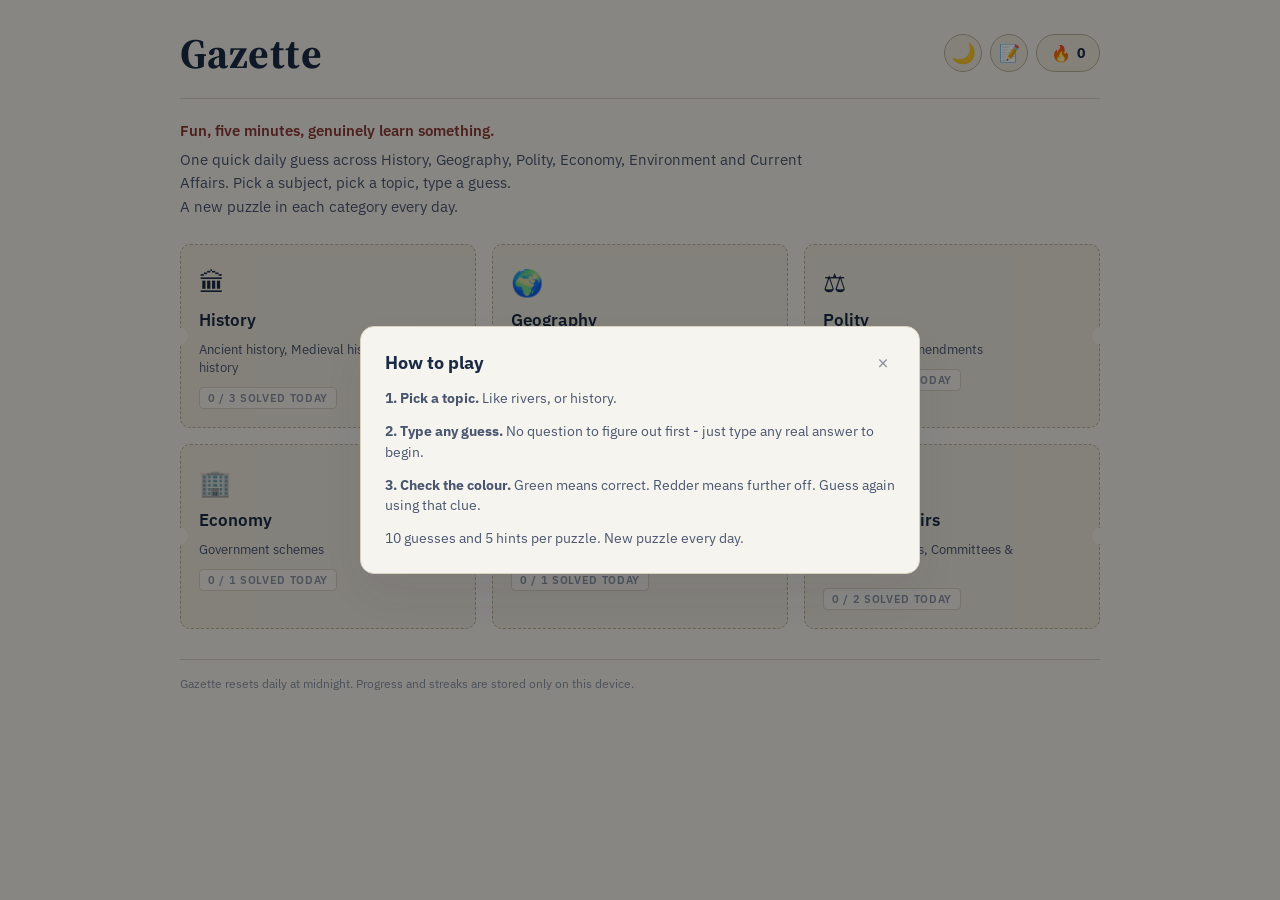
<file: index.html>
<!DOCTYPE html>
<html lang="en">
<head>
<meta charset="UTF-8">
<meta name="viewport" content="width=device-width, initial-scale=1.0">
<link rel="icon" type="image/svg+xml" href="favicon.svg">
<title>Gazette</title>
<link rel="preconnect" href="https://fonts.googleapis.com">
<link rel="preconnect" href="https://fonts.gstatic.com" crossorigin>
<link href="https://fonts.googleapis.com/css2?family=Source+Serif+4:wght@500;600;700&family=IBM+Plex+Sans:wght@400;500;600&family=IBM+Plex+Mono:wght@500;600&display=swap" rel="stylesheet">
<link rel="stylesheet" href="style.css">
</head>
<body>
<div class="wrap">
  <header class="site">
    <a class="brand-link" href="index.html"><h1 class="display brand-logo">Gazette</h1></a>
    <div class="header-actions">
      <button class="icon-btn" id="themeToggle" title="Toggle dark mode"><span class="ico">&#127769;</span></button>
      <button class="icon-btn" id="feedbackBtn" title="Feedback"><span class="ico">&#128221;</span></button>
      <button class="streak-pill" id="streakBtn" title="Streak"><span class="flame">&#128293;</span><b id="streakVal">0</b></button>
    </div>
  </header>

  <div class="hero">
    <p class="hero-value">Fun, five minutes, genuinely learn something.</p>
    <p class="hero-sub">One quick daily guess across History, Geography, Polity, Economy, Environment and Current Affairs. Pick a subject, pick a topic, type a guess.</p>
    <p class="hero-sub">A new puzzle in each category every day.</p>
  </div>

  <div id="loadingState" class="loading-state">Loading today's puzzles...</div>
  <div id="errorState" class="error-state" style="display:none;">
    Couldn't load the puzzle database.
    <div class="detail" id="errorDetail"></div>
  </div>
  <div class="cats" id="subjectGrid"></div>

  <footer>
    Gazette resets daily at midnight. Progress and streaks are stored only on this device.
  </footer>
</div>



  <div class="modal-overlay" id="feedbackModal">
    <div class="modal-box">
      <button class="modal-close" data-close-modal="feedbackModal">&times;</button>
      <h3>Feedback</h3>
      <p>Spotted something off, or have an idea? Tell us here:</p>
      <a class="btn primary" href="https://forms.gle/BuumpbzTVJRQxQcK7" target="_blank" rel="noopener">Open feedback form</a>
    </div>
  </div>

  <div class="modal-overlay" id="introModal">
    <div class="modal-box">
      <button class="modal-close" data-close-modal="introModal">&times;</button>
      <h3>How to play</h3>
      <p><b>1. Pick a topic.</b> Like rivers, or history.</p>
      <p><b>2. Type any guess.</b> No question to figure out first - just type any real answer to begin.</p>
      <p><b>3. Check the colour.</b> Green means correct. Redder means further off. Guess again using that clue.</p>
      <p style="margin:0;">10 guesses and 5 hints per puzzle. New puzzle every day.</p>
    </div>
  </div>

  <div class="modal-overlay" id="streakModal">
    <div class="modal-box">
      <button class="modal-close" data-close-modal="streakModal">&times;</button>
      <h3>Your streak: <span id="streakModalCount">0</span></h3>
      <div id="streakModalSignedOut">
        <p>This streak is saved only in this browser, on this device. Sign in to back it up and keep it if you switch phones or clear your browser data.</p>
        <button class="btn primary" id="googleSignInBtn">Sign in with Google</button>
      </div>
      <div id="streakModalSignedIn" style="display:none;">
        <p>You're signed in - your streak is backed up.</p>
      </div>
    </div>
  </div>


<script src="vendor/xlsx.min.js"></script>
<script src="data-loader.js"></script>
<script src="common.js"></script>
<script src="analytics.js"></script>
<script>
  track('home_view');
  if(!localStorage.getItem('gazette_seen_intro')){
    document.addEventListener('DOMContentLoaded', function(){
      openModal('introModal');
      localStorage.setItem('gazette_seen_intro', '1');
      track('intro_auto_shown');
    });
  }
  const LEAF_PAGES = {
    scheme:'scheme.html', biodiversity:'biodiversity.html', indices:'indices.html', amendments:'amendments.html',
    history:'modern-history.html', ancient_history:'ancient-history.html', medieval_history:'medieval-history.html',
    rivers:'rivers.html', mountains:'mountains.html', committees:'committees.html'
  };
  const SUBJECT_ORDER = ['history','geography','polity','economy','environment','current_affairs'];

  gazetteReady.then(function(data){
    CATS = data.CATS; CAT_ORDER = data.CAT_ORDER; SCHEDULE = data.SCHEDULE; LAUNCH_DAY = data.LAUNCH_DAY;
    document.getElementById('loadingState').style.display = 'none';

    const grid = document.getElementById('subjectGrid');
    SUBJECT_ORDER.forEach(function(sKey){
      const s = data.SUBJECTS[sKey];
      const leafKeys = s.leaves;
      const solvedCount = leafKeys.filter(function(lk){ return catState(lk).done && catState(lk).won; }).length;

      const el = document.createElement('a');
      el.className = 'ticket';
      if(leafKeys.length === 1){
        el.href = LEAF_PAGES[leafKeys[0]];
      } else {
        el.href = 'subject.html?s=' + sKey;
      }
      el.addEventListener('click', function(){ track('subject_click', { subject:sKey }); });
      const leafPreview = leafKeys.map(function(lk){ return CATS[lk].label; }).join(', ');
      el.innerHTML = '<span class="icon">'+s.icon+'</span>' +
        '<span class="name">'+s.label+'</span>' +
        '<span class="meta">'+leafPreview+'</span>' +
        '<span class="status '+(solvedCount === leafKeys.length ? 'solved' : (solvedCount > 0 ? 'played' : 'open'))+'">'+solvedCount+' / '+leafKeys.length+' solved today</span>';
      grid.appendChild(el);
    });
    renderStreakBadge();
  }).catch(function(err){
    document.getElementById('loadingState').style.display = 'none';
    document.getElementById('errorState').style.display = 'block';
    document.getElementById('errorDetail').textContent = err.message;
  });
</script>
</body>
</html>
</file>
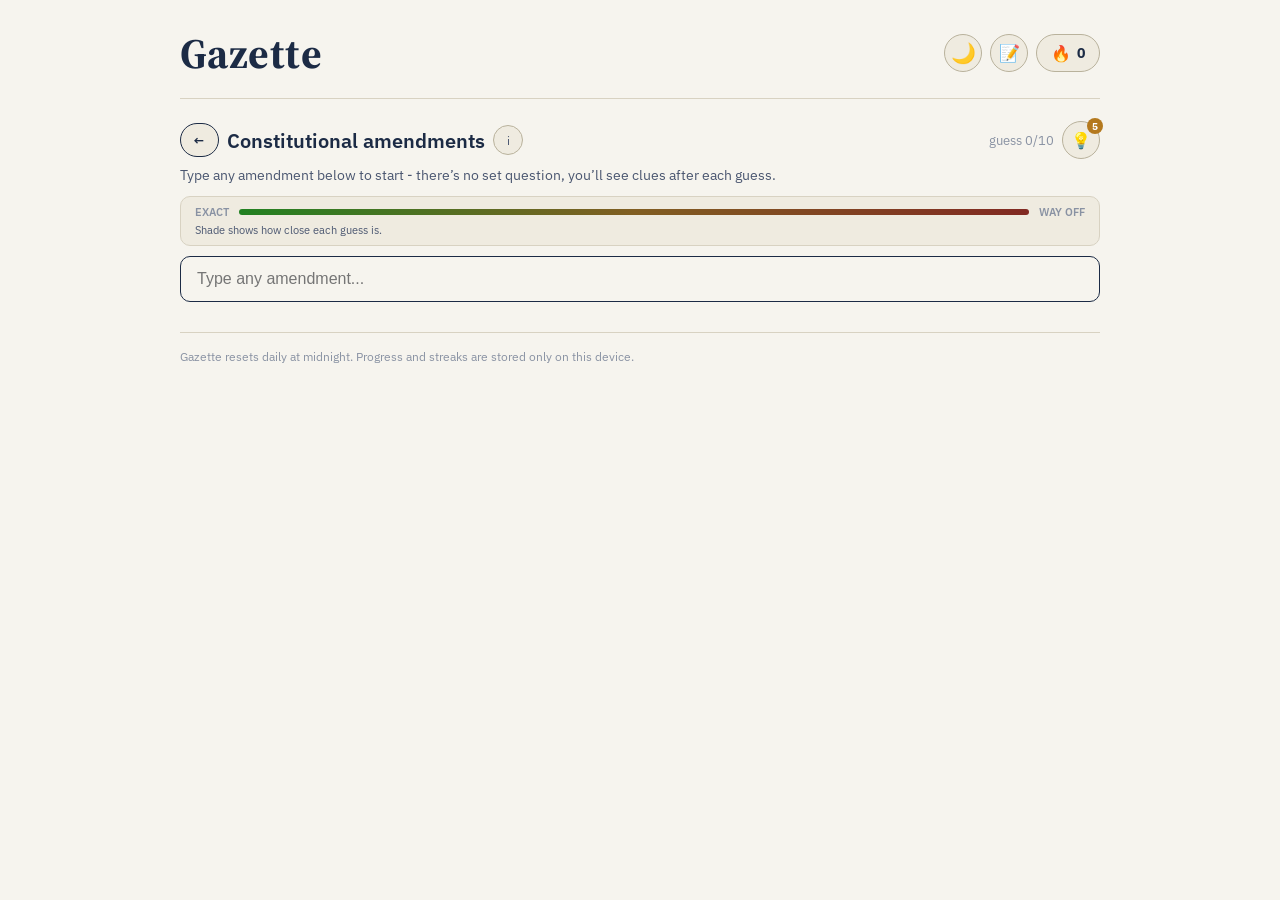
<file: amendments.html>
<!DOCTYPE html>
<html lang="en">
<head>
<title>Constitutional amendments - Gazette</title>
<meta charset="UTF-8">
<meta name="viewport" content="width=device-width, initial-scale=1.0">
<link rel="icon" type="image/svg+xml" href="favicon.svg">
<link rel="preconnect" href="https://fonts.googleapis.com">
<link rel="preconnect" href="https://fonts.gstatic.com" crossorigin>
<link href="https://fonts.googleapis.com/css2?family=Source+Serif+4:wght@500;600;700&family=IBM+Plex+Sans:wght@400;500;600&family=IBM+Plex+Mono:wght@500;600&display=swap" rel="stylesheet">
<link rel="stylesheet" href="style.css">
</head>
<body>
<div class="wrap">
  <header class="site">
    <a class="brand-link" href="index.html"><h1 class="display brand-logo">Gazette</h1></a>
    <div class="header-actions">
      <button class="icon-btn" id="themeToggle" title="Toggle dark mode"><span class="ico">&#127769;</span></button>
      <button class="icon-btn" id="feedbackBtn" title="Feedback"><span class="ico">&#128221;</span></button>
      <button class="streak-pill" id="streakBtn" title="Streak">
        <span class="flame">&#128293;</span><b id="streakVal">0</b>
      </button>
    </div>
  </header>

  <div id="loadingState" class="loading-state">Loading today's puzzle...</div>
  <div id="errorState" class="error-state" style="display:none;">
    Couldn't load the puzzle database.
    <div class="detail" id="errorDetail"></div>
  </div>

  <div id="gameBody" style="display:none;">
    <div class="game-head">
      <div class="game-head-left">
        <button class="back-icon-btn" id="backBtn" title="Go back">&#8592;</button>
        <h2 id="gameCatName"></h2>
        <button class="icon-btn" id="exampleBtn" style="width:30px;height:30px;font-size:12px;" title="Rules & example">i</button>
      </div>
      <div style="display:flex;align-items:center;gap:8px;">
        <span class="counter">guess <span id="gnum">0</span>/<span id="maxGuesses">10</span></span>
        <button class="hint-toggle-btn" id="hintBtn" title="Hint">&#128161;<span class="badge" id="hintCount">5</span></button>
      </div>
    </div>
    <p class="game-desc" id="gameDesc"></p>

    <!-- Result card sits here, at the TOP, so a win/loss is the first thing you see -->
    <div class="result-card" id="resultCard">
      <h3 id="resultTitle"></h3>
      <p id="resultBody"></p>
      <div class="result-answer" id="resultAnswer"></div>
      <div id="resultStats"></div>
      <div class="result-actions">
        <button class="btn primary" id="shareBtn"><span>&#128203;</span> Copy result</button>
        <button class="btn" id="nativeShareBtn"><span>&#128228;</span> Share</button>
      </div>
      <div class="signup-box" id="signupBox">
        <p>Save your streak & get tomorrow's puzzle by email (optional)</p>
        <div style="display:flex;gap:8px;flex-wrap:wrap;">
          <input id="emailInput" type="email" placeholder="you@example.com">
          <button class="btn" id="emailBtn">Notify me</button>
        </div>
      </div>
      <div class="share-fallback" id="shareFallback" style="display:none;">
        <p>Couldn't auto-copy - select and copy manually:</p>
        <textarea id="shareFallbackText" readonly></textarea>
      </div>
    </div>

    <div class="legend">
      <div class="grow">
        <span class="glabel">EXACT</span>
        <div class="gbar"></div>
        <span class="glabel">WAY OFF</span>
      </div>
      <div class="gcaption">Shade shows how close each guess is.</div>
    </div>

    <div class="hint-box" id="hintBox" style="display:none;">
      <span class="hint-progress" id="hintProgress">0/5</span>
      <span class="mono" id="hintDisplay"></span>
    </div>

    <div class="search-wrap">
      <input id="guessInput" type="text" placeholder="Type your guess..." autocomplete="off">
      <div class="suggestions" id="suggestBox"></div>
    </div>

    <div id="rows"></div>
  </div>

  <footer>
    Gazette resets daily at midnight. Progress and streaks are stored only on this device.
  </footer>
</div>


  <div class="modal-overlay" id="feedbackModal">
    <div class="modal-box">
      <button class="modal-close" data-close-modal="feedbackModal">&times;</button>
      <h3>Feedback</h3>
      <p>Spotted something off, or have an idea? Tell us here:</p>
      <a class="btn primary" href="https://forms.gle/BuumpbzTVJRQxQcK7" target="_blank" rel="noopener">Open feedback form</a>
    </div>
  </div>

  <div class="modal-overlay" id="streakModal">
    <div class="modal-box">
      <button class="modal-close" data-close-modal="streakModal">&times;</button>
      <h3>Your streak: <span id="streakModalCount">0</span></h3>
      <div id="streakModalSignedOut">
        <p>This streak is saved only in this browser, on this device. Sign in to back it up and keep it if you switch phones or clear your browser data.</p>
        <button class="btn primary" id="googleSignInBtn">Sign in with Google</button>
      </div>
      <div id="streakModalSignedIn" style="display:none;">
        <p>You're signed in - your streak is backed up.</p>
      </div>
    </div>
  </div>

<div class="modal-overlay" id="exampleModal">
  <div class="modal-box">
    <button class="modal-close" data-close-modal="exampleModal">&times;</button>
    <h3>How this puzzle works</h3>
    <p>You get 10 guesses and 5 letter-reveal hints. Typos and common alternate names are usually recognised. A new puzzle in this category every day.</p>
    <div class="modal-example-name" id="exampleTilesName"></div>
    <div id="exampleTiles"></div>
  </div>
</div>

<script src="vendor/xlsx.min.js"></script>
<script src="data-loader.js"></script>
<script src="common.js"></script>
<script src="analytics.js"></script>
<script src="game.js"></script>
<script>
  gazetteReady.then(function(data){
    CATS = data.CATS; CAT_ORDER = data.CAT_ORDER; SCHEDULE = data.SCHEDULE; LAUNCH_DAY = data.LAUNCH_DAY;
    document.getElementById('loadingState').style.display = 'none';
    document.getElementById('gameBody').style.display = 'block';

    const subjKey = data.LEAF_TO_SUBJECT['amendments'];
    const subj = data.SUBJECTS[subjKey];
    document.getElementById('backBtn').addEventListener('click', function(){
      if(window.history.length > 1) window.history.back();
      else window.location.href = 'index.html';
    });

    document.getElementById('exampleBtn').addEventListener('click', function(){
      openModal('exampleModal'); track('example_opened', { category:'amendments' });
    });
    initGame('amendments');
  }).catch(function(err){
    document.getElementById('loadingState').style.display = 'none';
    document.getElementById('errorState').style.display = 'block';
    document.getElementById('errorDetail').textContent = err.message;
  });
</script>
</body>
</html>
</file>
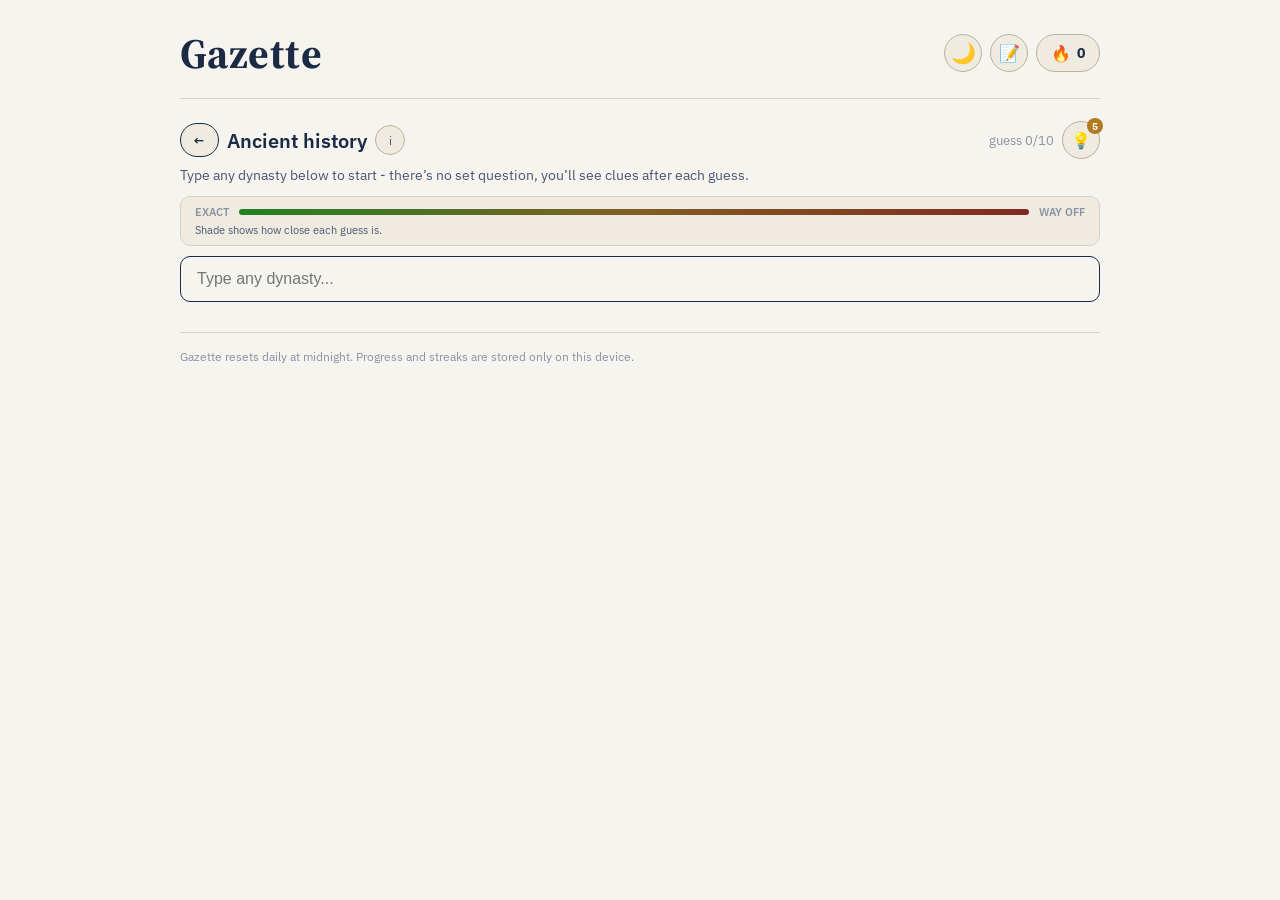
<file: ancient-history.html>
<!DOCTYPE html>
<html lang="en">
<head>
<title>Ancient history - Gazette</title>
<meta charset="UTF-8">
<meta name="viewport" content="width=device-width, initial-scale=1.0">
<link rel="icon" type="image/svg+xml" href="favicon.svg">
<link rel="preconnect" href="https://fonts.googleapis.com">
<link rel="preconnect" href="https://fonts.gstatic.com" crossorigin>
<link href="https://fonts.googleapis.com/css2?family=Source+Serif+4:wght@500;600;700&family=IBM+Plex+Sans:wght@400;500;600&family=IBM+Plex+Mono:wght@500;600&display=swap" rel="stylesheet">
<link rel="stylesheet" href="style.css">
</head>
<body>
<div class="wrap">
  <header class="site">
    <a class="brand-link" href="index.html"><h1 class="display brand-logo">Gazette</h1></a>
    <div class="header-actions">
      <button class="icon-btn" id="themeToggle" title="Toggle dark mode"><span class="ico">&#127769;</span></button>
      <button class="icon-btn" id="feedbackBtn" title="Feedback"><span class="ico">&#128221;</span></button>
      <button class="streak-pill" id="streakBtn" title="Streak">
        <span class="flame">&#128293;</span><b id="streakVal">0</b>
      </button>
    </div>
  </header>

  <div id="loadingState" class="loading-state">Loading today's puzzle...</div>
  <div id="errorState" class="error-state" style="display:none;">
    Couldn't load the puzzle database.
    <div class="detail" id="errorDetail"></div>
  </div>

  <div id="gameBody" style="display:none;">
    <div class="game-head">
      <div class="game-head-left">
        <button class="back-icon-btn" id="backBtn" title="Go back">&#8592;</button>
        <h2 id="gameCatName"></h2>
        <button class="icon-btn" id="exampleBtn" style="width:30px;height:30px;font-size:12px;" title="Rules & example">i</button>
      </div>
      <div style="display:flex;align-items:center;gap:8px;">
        <span class="counter">guess <span id="gnum">0</span>/<span id="maxGuesses">10</span></span>
        <button class="hint-toggle-btn" id="hintBtn" title="Hint">&#128161;<span class="badge" id="hintCount">5</span></button>
      </div>
    </div>
    <p class="game-desc" id="gameDesc"></p>

    <!-- Result card sits here, at the TOP, so a win/loss is the first thing you see -->
    <div class="result-card" id="resultCard">
      <h3 id="resultTitle"></h3>
      <p id="resultBody"></p>
      <div class="result-answer" id="resultAnswer"></div>
      <div id="resultStats"></div>
      <div class="result-actions">
        <button class="btn primary" id="shareBtn"><span>&#128203;</span> Copy result</button>
        <button class="btn" id="nativeShareBtn"><span>&#128228;</span> Share</button>
      </div>
      <div class="signup-box" id="signupBox">
        <p>Save your streak & get tomorrow's puzzle by email (optional)</p>
        <div style="display:flex;gap:8px;flex-wrap:wrap;">
          <input id="emailInput" type="email" placeholder="you@example.com">
          <button class="btn" id="emailBtn">Notify me</button>
        </div>
      </div>
      <div class="share-fallback" id="shareFallback" style="display:none;">
        <p>Couldn't auto-copy - select and copy manually:</p>
        <textarea id="shareFallbackText" readonly></textarea>
      </div>
    </div>

    <div class="legend">
      <div class="grow">
        <span class="glabel">EXACT</span>
        <div class="gbar"></div>
        <span class="glabel">WAY OFF</span>
      </div>
      <div class="gcaption">Shade shows how close each guess is.</div>
    </div>

    <div class="hint-box" id="hintBox" style="display:none;">
      <span class="hint-progress" id="hintProgress">0/5</span>
      <span class="mono" id="hintDisplay"></span>
    </div>

    <div class="search-wrap">
      <input id="guessInput" type="text" placeholder="Type your guess..." autocomplete="off">
      <div class="suggestions" id="suggestBox"></div>
    </div>

    <div id="rows"></div>
  </div>

  <footer>
    Gazette resets daily at midnight. Progress and streaks are stored only on this device.
  </footer>
</div>


  <div class="modal-overlay" id="feedbackModal">
    <div class="modal-box">
      <button class="modal-close" data-close-modal="feedbackModal">&times;</button>
      <h3>Feedback</h3>
      <p>Spotted something off, or have an idea? Tell us here:</p>
      <a class="btn primary" href="https://forms.gle/BuumpbzTVJRQxQcK7" target="_blank" rel="noopener">Open feedback form</a>
    </div>
  </div>

  <div class="modal-overlay" id="streakModal">
    <div class="modal-box">
      <button class="modal-close" data-close-modal="streakModal">&times;</button>
      <h3>Your streak: <span id="streakModalCount">0</span></h3>
      <div id="streakModalSignedOut">
        <p>This streak is saved only in this browser, on this device. Sign in to back it up and keep it if you switch phones or clear your browser data.</p>
        <button class="btn primary" id="googleSignInBtn">Sign in with Google</button>
      </div>
      <div id="streakModalSignedIn" style="display:none;">
        <p>You're signed in - your streak is backed up.</p>
      </div>
    </div>
  </div>

<div class="modal-overlay" id="exampleModal">
  <div class="modal-box">
    <button class="modal-close" data-close-modal="exampleModal">&times;</button>
    <h3>How this puzzle works</h3>
    <p>You get 10 guesses and 5 letter-reveal hints. Typos and common alternate names are usually recognised. A new puzzle in this category every day.</p>
    <div class="modal-example-name" id="exampleTilesName"></div>
    <div id="exampleTiles"></div>
  </div>
</div>

<script src="vendor/xlsx.min.js"></script>
<script src="data-loader.js"></script>
<script src="common.js"></script>
<script src="analytics.js"></script>
<script src="game.js"></script>
<script>
  gazetteReady.then(function(data){
    CATS = data.CATS; CAT_ORDER = data.CAT_ORDER; SCHEDULE = data.SCHEDULE; LAUNCH_DAY = data.LAUNCH_DAY;
    document.getElementById('loadingState').style.display = 'none';
    document.getElementById('gameBody').style.display = 'block';

    const subjKey = data.LEAF_TO_SUBJECT['ancient_history'];
    const subj = data.SUBJECTS[subjKey];
    document.getElementById('backBtn').addEventListener('click', function(){
      if(window.history.length > 1) window.history.back();
      else window.location.href = 'index.html';
    });

    document.getElementById('exampleBtn').addEventListener('click', function(){
      openModal('exampleModal'); track('example_opened', { category:'ancient_history' });
    });
    initGame('ancient_history');
  }).catch(function(err){
    document.getElementById('loadingState').style.display = 'none';
    document.getElementById('errorState').style.display = 'block';
    document.getElementById('errorDetail').textContent = err.message;
  });
</script>
</body>
</html>
</file>
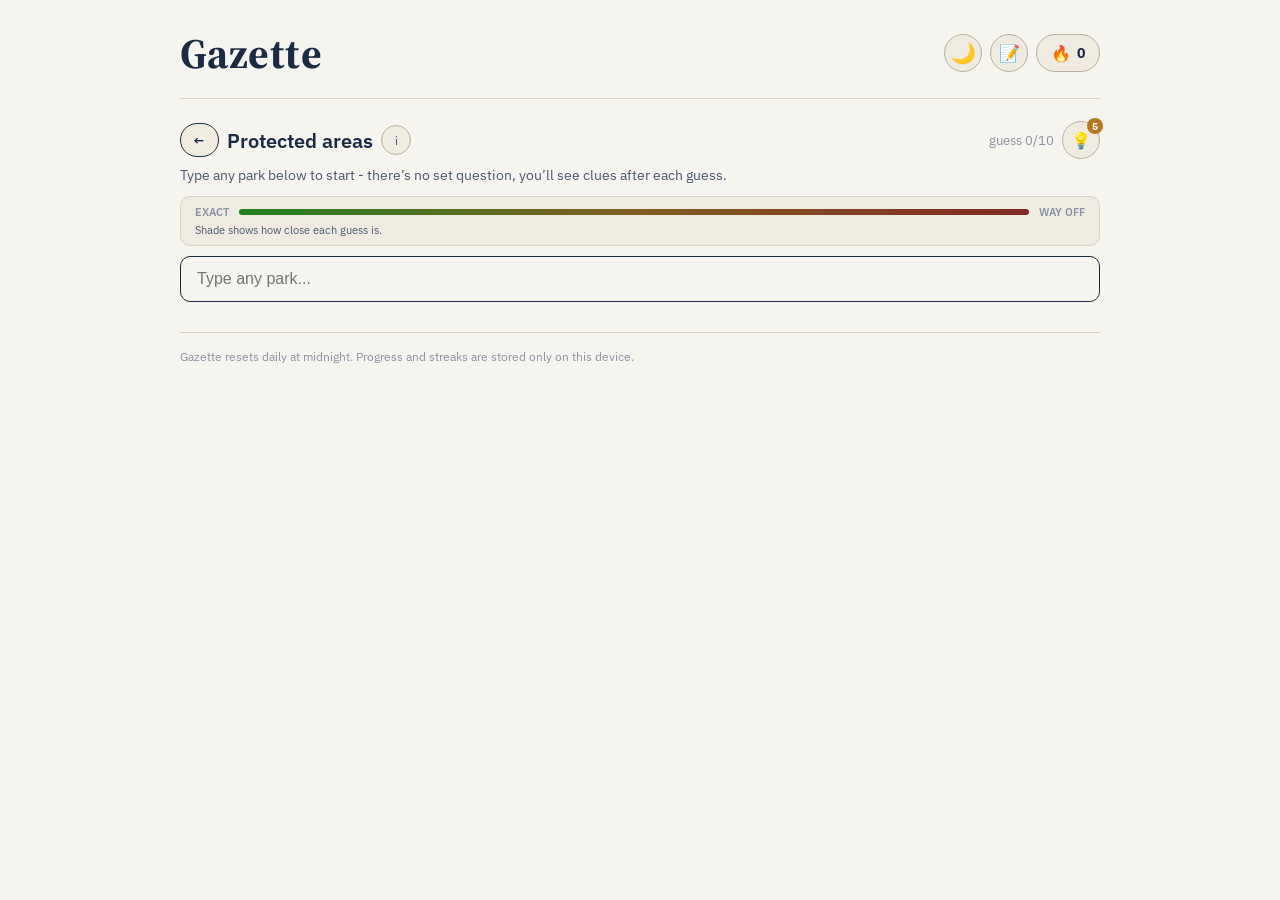
<file: biodiversity.html>
<!DOCTYPE html>
<html lang="en">
<head>
<title>Protected areas - Gazette</title>
<meta charset="UTF-8">
<meta name="viewport" content="width=device-width, initial-scale=1.0">
<link rel="icon" type="image/svg+xml" href="favicon.svg">
<link rel="preconnect" href="https://fonts.googleapis.com">
<link rel="preconnect" href="https://fonts.gstatic.com" crossorigin>
<link href="https://fonts.googleapis.com/css2?family=Source+Serif+4:wght@500;600;700&family=IBM+Plex+Sans:wght@400;500;600&family=IBM+Plex+Mono:wght@500;600&display=swap" rel="stylesheet">
<link rel="stylesheet" href="style.css">
</head>
<body>
<div class="wrap">
  <header class="site">
    <a class="brand-link" href="index.html"><h1 class="display brand-logo">Gazette</h1></a>
    <div class="header-actions">
      <button class="icon-btn" id="themeToggle" title="Toggle dark mode"><span class="ico">&#127769;</span></button>
      <button class="icon-btn" id="feedbackBtn" title="Feedback"><span class="ico">&#128221;</span></button>
      <button class="streak-pill" id="streakBtn" title="Streak">
        <span class="flame">&#128293;</span><b id="streakVal">0</b>
      </button>
    </div>
  </header>

  <div id="loadingState" class="loading-state">Loading today's puzzle...</div>
  <div id="errorState" class="error-state" style="display:none;">
    Couldn't load the puzzle database.
    <div class="detail" id="errorDetail"></div>
  </div>

  <div id="gameBody" style="display:none;">
    <div class="game-head">
      <div class="game-head-left">
        <button class="back-icon-btn" id="backBtn" title="Go back">&#8592;</button>
        <h2 id="gameCatName"></h2>
        <button class="icon-btn" id="exampleBtn" style="width:30px;height:30px;font-size:12px;" title="Rules & example">i</button>
      </div>
      <div style="display:flex;align-items:center;gap:8px;">
        <span class="counter">guess <span id="gnum">0</span>/<span id="maxGuesses">10</span></span>
        <button class="hint-toggle-btn" id="hintBtn" title="Hint">&#128161;<span class="badge" id="hintCount">5</span></button>
      </div>
    </div>
    <p class="game-desc" id="gameDesc"></p>

    <!-- Result card sits here, at the TOP, so a win/loss is the first thing you see -->
    <div class="result-card" id="resultCard">
      <h3 id="resultTitle"></h3>
      <p id="resultBody"></p>
      <div class="result-answer" id="resultAnswer"></div>
      <div id="resultStats"></div>
      <div class="result-actions">
        <button class="btn primary" id="shareBtn"><span>&#128203;</span> Copy result</button>
        <button class="btn" id="nativeShareBtn"><span>&#128228;</span> Share</button>
      </div>
      <div class="signup-box" id="signupBox">
        <p>Save your streak & get tomorrow's puzzle by email (optional)</p>
        <div style="display:flex;gap:8px;flex-wrap:wrap;">
          <input id="emailInput" type="email" placeholder="you@example.com">
          <button class="btn" id="emailBtn">Notify me</button>
        </div>
      </div>
      <div class="share-fallback" id="shareFallback" style="display:none;">
        <p>Couldn't auto-copy - select and copy manually:</p>
        <textarea id="shareFallbackText" readonly></textarea>
      </div>
    </div>

    <div class="legend">
      <div class="grow">
        <span class="glabel">EXACT</span>
        <div class="gbar"></div>
        <span class="glabel">WAY OFF</span>
      </div>
      <div class="gcaption">Shade shows how close each guess is.</div>
    </div>

    <div class="hint-box" id="hintBox" style="display:none;">
      <span class="hint-progress" id="hintProgress">0/5</span>
      <span class="mono" id="hintDisplay"></span>
    </div>

    <div class="search-wrap">
      <input id="guessInput" type="text" placeholder="Type your guess..." autocomplete="off">
      <div class="suggestions" id="suggestBox"></div>
    </div>

    <div id="rows"></div>
  </div>

  <footer>
    Gazette resets daily at midnight. Progress and streaks are stored only on this device.
  </footer>
</div>


  <div class="modal-overlay" id="feedbackModal">
    <div class="modal-box">
      <button class="modal-close" data-close-modal="feedbackModal">&times;</button>
      <h3>Feedback</h3>
      <p>Spotted something off, or have an idea? Tell us here:</p>
      <a class="btn primary" href="https://forms.gle/BuumpbzTVJRQxQcK7" target="_blank" rel="noopener">Open feedback form</a>
    </div>
  </div>

  <div class="modal-overlay" id="streakModal">
    <div class="modal-box">
      <button class="modal-close" data-close-modal="streakModal">&times;</button>
      <h3>Your streak: <span id="streakModalCount">0</span></h3>
      <div id="streakModalSignedOut">
        <p>This streak is saved only in this browser, on this device. Sign in to back it up and keep it if you switch phones or clear your browser data.</p>
        <button class="btn primary" id="googleSignInBtn">Sign in with Google</button>
      </div>
      <div id="streakModalSignedIn" style="display:none;">
        <p>You're signed in - your streak is backed up.</p>
      </div>
    </div>
  </div>

<div class="modal-overlay" id="exampleModal">
  <div class="modal-box">
    <button class="modal-close" data-close-modal="exampleModal">&times;</button>
    <h3>How this puzzle works</h3>
    <p>You get 10 guesses and 5 letter-reveal hints. Typos and common alternate names are usually recognised. A new puzzle in this category every day.</p>
    <div class="modal-example-name" id="exampleTilesName"></div>
    <div id="exampleTiles"></div>
  </div>
</div>

<script src="vendor/xlsx.min.js"></script>
<script src="data-loader.js"></script>
<script src="common.js"></script>
<script src="analytics.js"></script>
<script src="game.js"></script>
<script>
  gazetteReady.then(function(data){
    CATS = data.CATS; CAT_ORDER = data.CAT_ORDER; SCHEDULE = data.SCHEDULE; LAUNCH_DAY = data.LAUNCH_DAY;
    document.getElementById('loadingState').style.display = 'none';
    document.getElementById('gameBody').style.display = 'block';

    const subjKey = data.LEAF_TO_SUBJECT['biodiversity'];
    const subj = data.SUBJECTS[subjKey];
    document.getElementById('backBtn').addEventListener('click', function(){
      if(window.history.length > 1) window.history.back();
      else window.location.href = 'index.html';
    });

    document.getElementById('exampleBtn').addEventListener('click', function(){
      openModal('exampleModal'); track('example_opened', { category:'biodiversity' });
    });
    initGame('biodiversity');
  }).catch(function(err){
    document.getElementById('loadingState').style.display = 'none';
    document.getElementById('errorState').style.display = 'block';
    document.getElementById('errorDetail').textContent = err.message;
  });
</script>
</body>
</html>
</file>
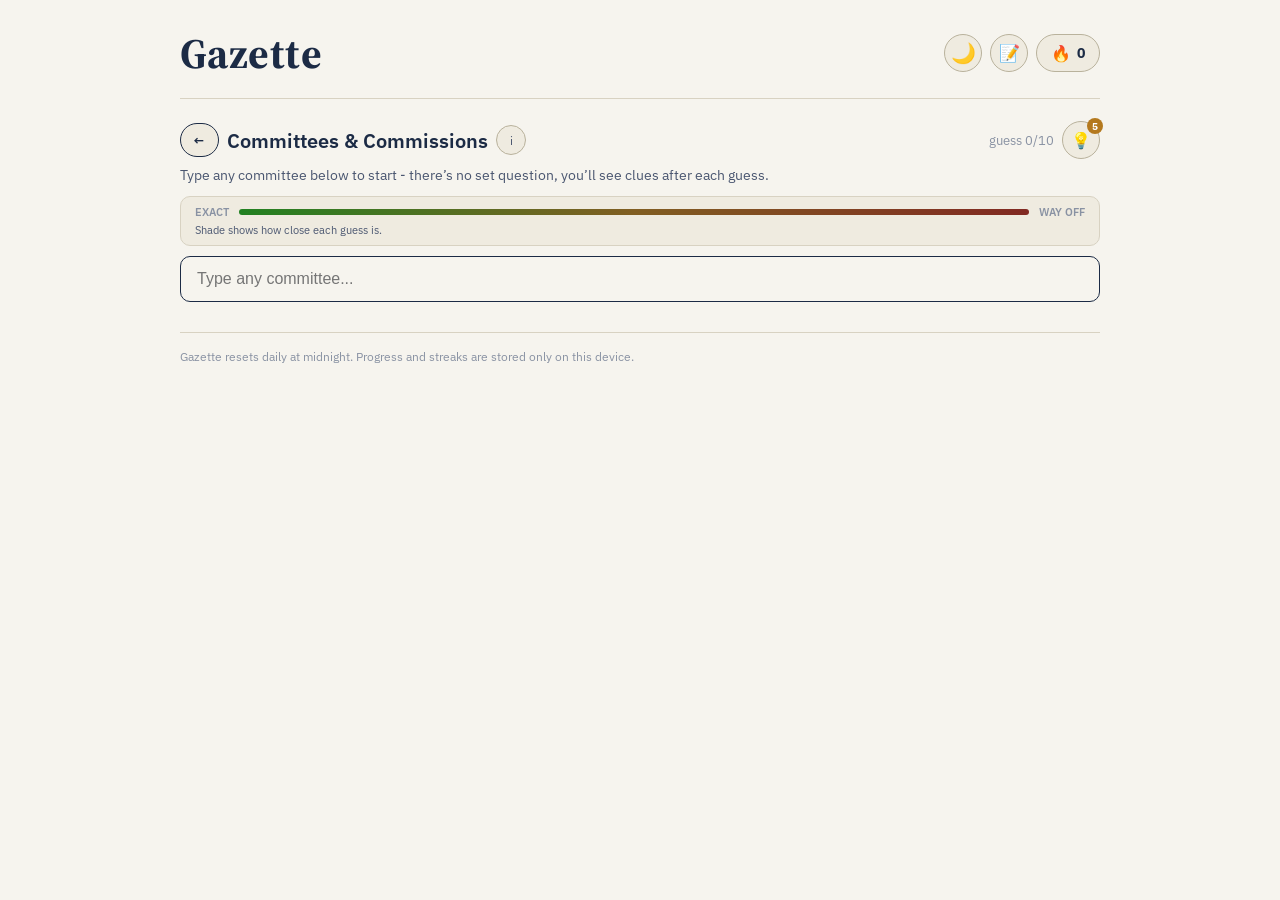
<file: committees.html>
<!DOCTYPE html>
<html lang="en">
<head>
<title>Committees & Commissions - Gazette</title>
<meta charset="UTF-8">
<meta name="viewport" content="width=device-width, initial-scale=1.0">
<link rel="icon" type="image/svg+xml" href="favicon.svg">
<link rel="preconnect" href="https://fonts.googleapis.com">
<link rel="preconnect" href="https://fonts.gstatic.com" crossorigin>
<link href="https://fonts.googleapis.com/css2?family=Source+Serif+4:wght@500;600;700&family=IBM+Plex+Sans:wght@400;500;600&family=IBM+Plex+Mono:wght@500;600&display=swap" rel="stylesheet">
<link rel="stylesheet" href="style.css">
</head>
<body>
<div class="wrap">
  <header class="site">
    <a class="brand-link" href="index.html"><h1 class="display brand-logo">Gazette</h1></a>
    <div class="header-actions">
      <button class="icon-btn" id="themeToggle" title="Toggle dark mode"><span class="ico">&#127769;</span></button>
      <button class="icon-btn" id="feedbackBtn" title="Feedback"><span class="ico">&#128221;</span></button>
      <button class="streak-pill" id="streakBtn" title="Streak">
        <span class="flame">&#128293;</span><b id="streakVal">0</b>
      </button>
    </div>
  </header>

  <div id="loadingState" class="loading-state">Loading today's puzzle...</div>
  <div id="errorState" class="error-state" style="display:none;">
    Couldn't load the puzzle database.
    <div class="detail" id="errorDetail"></div>
  </div>

  <div id="gameBody" style="display:none;">
    <div class="game-head">
      <div class="game-head-left">
        <button class="back-icon-btn" id="backBtn" title="Go back">&#8592;</button>
        <h2 id="gameCatName"></h2>
        <button class="icon-btn" id="exampleBtn" style="width:30px;height:30px;font-size:12px;" title="Rules & example">i</button>
      </div>
      <div style="display:flex;align-items:center;gap:8px;">
        <span class="counter">guess <span id="gnum">0</span>/<span id="maxGuesses">10</span></span>
        <button class="hint-toggle-btn" id="hintBtn" title="Hint">&#128161;<span class="badge" id="hintCount">5</span></button>
      </div>
    </div>
    <p class="game-desc" id="gameDesc"></p>

    <!-- Result card sits here, at the TOP, so a win/loss is the first thing you see -->
    <div class="result-card" id="resultCard">
      <h3 id="resultTitle"></h3>
      <p id="resultBody"></p>
      <div class="result-answer" id="resultAnswer"></div>
      <div id="resultStats"></div>
      <div class="result-actions">
        <button class="btn primary" id="shareBtn"><span>&#128203;</span> Copy result</button>
        <button class="btn" id="nativeShareBtn"><span>&#128228;</span> Share</button>
      </div>
      <div class="signup-box" id="signupBox">
        <p>Save your streak & get tomorrow's puzzle by email (optional)</p>
        <div style="display:flex;gap:8px;flex-wrap:wrap;">
          <input id="emailInput" type="email" placeholder="you@example.com">
          <button class="btn" id="emailBtn">Notify me</button>
        </div>
      </div>
      <div class="share-fallback" id="shareFallback" style="display:none;">
        <p>Couldn't auto-copy - select and copy manually:</p>
        <textarea id="shareFallbackText" readonly></textarea>
      </div>
    </div>

    <div class="legend">
      <div class="grow">
        <span class="glabel">EXACT</span>
        <div class="gbar"></div>
        <span class="glabel">WAY OFF</span>
      </div>
      <div class="gcaption">Shade shows how close each guess is.</div>
    </div>

    <div class="hint-box" id="hintBox" style="display:none;">
      <span class="hint-progress" id="hintProgress">0/5</span>
      <span class="mono" id="hintDisplay"></span>
    </div>

    <div class="search-wrap">
      <input id="guessInput" type="text" placeholder="Type your guess..." autocomplete="off">
      <div class="suggestions" id="suggestBox"></div>
    </div>

    <div id="rows"></div>
  </div>

  <footer>
    Gazette resets daily at midnight. Progress and streaks are stored only on this device.
  </footer>
</div>


  <div class="modal-overlay" id="feedbackModal">
    <div class="modal-box">
      <button class="modal-close" data-close-modal="feedbackModal">&times;</button>
      <h3>Feedback</h3>
      <p>Spotted something off, or have an idea? Tell us here:</p>
      <a class="btn primary" href="https://forms.gle/BuumpbzTVJRQxQcK7" target="_blank" rel="noopener">Open feedback form</a>
    </div>
  </div>

  <div class="modal-overlay" id="streakModal">
    <div class="modal-box">
      <button class="modal-close" data-close-modal="streakModal">&times;</button>
      <h3>Your streak: <span id="streakModalCount">0</span></h3>
      <div id="streakModalSignedOut">
        <p>This streak is saved only in this browser, on this device. Sign in to back it up and keep it if you switch phones or clear your browser data.</p>
        <button class="btn primary" id="googleSignInBtn">Sign in with Google</button>
      </div>
      <div id="streakModalSignedIn" style="display:none;">
        <p>You're signed in - your streak is backed up.</p>
      </div>
    </div>
  </div>

<div class="modal-overlay" id="exampleModal">
  <div class="modal-box">
    <button class="modal-close" data-close-modal="exampleModal">&times;</button>
    <h3>How this puzzle works</h3>
    <p>You get 10 guesses and 5 letter-reveal hints. Typos and common alternate names are usually recognised. A new puzzle in this category every day.</p>
    <div class="modal-example-name" id="exampleTilesName"></div>
    <div id="exampleTiles"></div>
  </div>
</div>

<script src="vendor/xlsx.min.js"></script>
<script src="data-loader.js"></script>
<script src="common.js"></script>
<script src="analytics.js"></script>
<script src="game.js"></script>
<script>
  gazetteReady.then(function(data){
    CATS = data.CATS; CAT_ORDER = data.CAT_ORDER; SCHEDULE = data.SCHEDULE; LAUNCH_DAY = data.LAUNCH_DAY;
    document.getElementById('loadingState').style.display = 'none';
    document.getElementById('gameBody').style.display = 'block';

    const subjKey = data.LEAF_TO_SUBJECT['committees'];
    const subj = data.SUBJECTS[subjKey];
    document.getElementById('backBtn').addEventListener('click', function(){
      if(window.history.length > 1) window.history.back();
      else window.location.href = 'index.html';
    });

    document.getElementById('exampleBtn').addEventListener('click', function(){
      openModal('exampleModal'); track('example_opened', { category:'committees' });
    });
    initGame('committees');
  }).catch(function(err){
    document.getElementById('loadingState').style.display = 'none';
    document.getElementById('errorState').style.display = 'block';
    document.getElementById('errorDetail').textContent = err.message;
  });
</script>
</body>
</html>
</file>
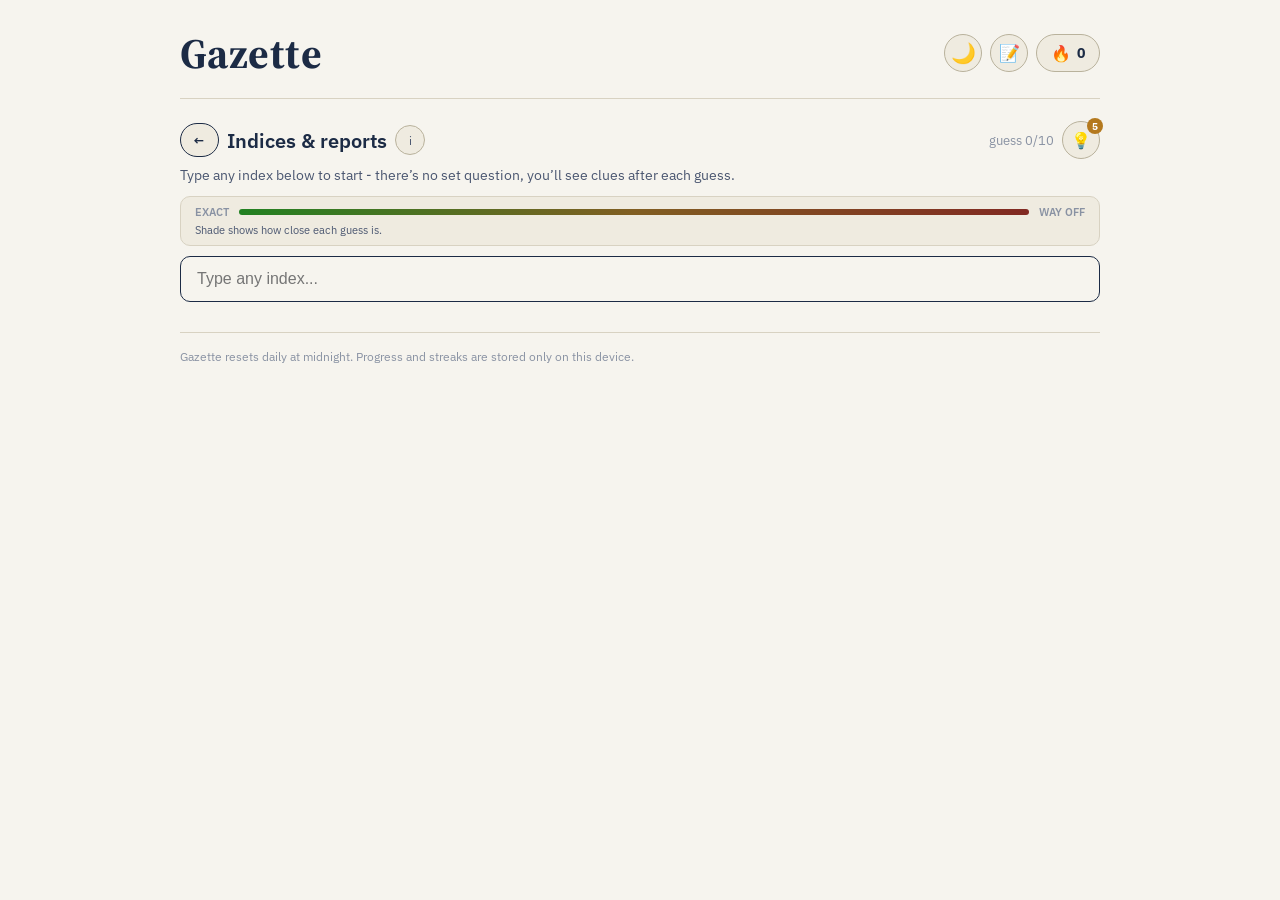
<file: indices.html>
<!DOCTYPE html>
<html lang="en">
<head>
<title>Indices & reports - Gazette</title>
<meta charset="UTF-8">
<meta name="viewport" content="width=device-width, initial-scale=1.0">
<link rel="icon" type="image/svg+xml" href="favicon.svg">
<link rel="preconnect" href="https://fonts.googleapis.com">
<link rel="preconnect" href="https://fonts.gstatic.com" crossorigin>
<link href="https://fonts.googleapis.com/css2?family=Source+Serif+4:wght@500;600;700&family=IBM+Plex+Sans:wght@400;500;600&family=IBM+Plex+Mono:wght@500;600&display=swap" rel="stylesheet">
<link rel="stylesheet" href="style.css">
</head>
<body>
<div class="wrap">
  <header class="site">
    <a class="brand-link" href="index.html"><h1 class="display brand-logo">Gazette</h1></a>
    <div class="header-actions">
      <button class="icon-btn" id="themeToggle" title="Toggle dark mode"><span class="ico">&#127769;</span></button>
      <button class="icon-btn" id="feedbackBtn" title="Feedback"><span class="ico">&#128221;</span></button>
      <button class="streak-pill" id="streakBtn" title="Streak">
        <span class="flame">&#128293;</span><b id="streakVal">0</b>
      </button>
    </div>
  </header>

  <div id="loadingState" class="loading-state">Loading today's puzzle...</div>
  <div id="errorState" class="error-state" style="display:none;">
    Couldn't load the puzzle database.
    <div class="detail" id="errorDetail"></div>
  </div>

  <div id="gameBody" style="display:none;">
    <div class="game-head">
      <div class="game-head-left">
        <button class="back-icon-btn" id="backBtn" title="Go back">&#8592;</button>
        <h2 id="gameCatName"></h2>
        <button class="icon-btn" id="exampleBtn" style="width:30px;height:30px;font-size:12px;" title="Rules & example">i</button>
      </div>
      <div style="display:flex;align-items:center;gap:8px;">
        <span class="counter">guess <span id="gnum">0</span>/<span id="maxGuesses">10</span></span>
        <button class="hint-toggle-btn" id="hintBtn" title="Hint">&#128161;<span class="badge" id="hintCount">5</span></button>
      </div>
    </div>
    <p class="game-desc" id="gameDesc"></p>

    <!-- Result card sits here, at the TOP, so a win/loss is the first thing you see -->
    <div class="result-card" id="resultCard">
      <h3 id="resultTitle"></h3>
      <p id="resultBody"></p>
      <div class="result-answer" id="resultAnswer"></div>
      <div id="resultStats"></div>
      <div class="result-actions">
        <button class="btn primary" id="shareBtn"><span>&#128203;</span> Copy result</button>
        <button class="btn" id="nativeShareBtn"><span>&#128228;</span> Share</button>
      </div>
      <div class="signup-box" id="signupBox">
        <p>Save your streak & get tomorrow's puzzle by email (optional)</p>
        <div style="display:flex;gap:8px;flex-wrap:wrap;">
          <input id="emailInput" type="email" placeholder="you@example.com">
          <button class="btn" id="emailBtn">Notify me</button>
        </div>
      </div>
      <div class="share-fallback" id="shareFallback" style="display:none;">
        <p>Couldn't auto-copy - select and copy manually:</p>
        <textarea id="shareFallbackText" readonly></textarea>
      </div>
    </div>

    <div class="legend">
      <div class="grow">
        <span class="glabel">EXACT</span>
        <div class="gbar"></div>
        <span class="glabel">WAY OFF</span>
      </div>
      <div class="gcaption">Shade shows how close each guess is.</div>
    </div>

    <div class="hint-box" id="hintBox" style="display:none;">
      <span class="hint-progress" id="hintProgress">0/5</span>
      <span class="mono" id="hintDisplay"></span>
    </div>

    <div class="search-wrap">
      <input id="guessInput" type="text" placeholder="Type your guess..." autocomplete="off">
      <div class="suggestions" id="suggestBox"></div>
    </div>

    <div id="rows"></div>
  </div>

  <footer>
    Gazette resets daily at midnight. Progress and streaks are stored only on this device.
  </footer>
</div>


  <div class="modal-overlay" id="feedbackModal">
    <div class="modal-box">
      <button class="modal-close" data-close-modal="feedbackModal">&times;</button>
      <h3>Feedback</h3>
      <p>Spotted something off, or have an idea? Tell us here:</p>
      <a class="btn primary" href="https://forms.gle/BuumpbzTVJRQxQcK7" target="_blank" rel="noopener">Open feedback form</a>
    </div>
  </div>

  <div class="modal-overlay" id="streakModal">
    <div class="modal-box">
      <button class="modal-close" data-close-modal="streakModal">&times;</button>
      <h3>Your streak: <span id="streakModalCount">0</span></h3>
      <div id="streakModalSignedOut">
        <p>This streak is saved only in this browser, on this device. Sign in to back it up and keep it if you switch phones or clear your browser data.</p>
        <button class="btn primary" id="googleSignInBtn">Sign in with Google</button>
      </div>
      <div id="streakModalSignedIn" style="display:none;">
        <p>You're signed in - your streak is backed up.</p>
      </div>
    </div>
  </div>

<div class="modal-overlay" id="exampleModal">
  <div class="modal-box">
    <button class="modal-close" data-close-modal="exampleModal">&times;</button>
    <h3>How this puzzle works</h3>
    <p>You get 10 guesses and 5 letter-reveal hints. Typos and common alternate names are usually recognised. A new puzzle in this category every day.</p>
    <div class="modal-example-name" id="exampleTilesName"></div>
    <div id="exampleTiles"></div>
  </div>
</div>

<script src="vendor/xlsx.min.js"></script>
<script src="data-loader.js"></script>
<script src="common.js"></script>
<script src="analytics.js"></script>
<script src="game.js"></script>
<script>
  gazetteReady.then(function(data){
    CATS = data.CATS; CAT_ORDER = data.CAT_ORDER; SCHEDULE = data.SCHEDULE; LAUNCH_DAY = data.LAUNCH_DAY;
    document.getElementById('loadingState').style.display = 'none';
    document.getElementById('gameBody').style.display = 'block';

    const subjKey = data.LEAF_TO_SUBJECT['indices'];
    const subj = data.SUBJECTS[subjKey];
    document.getElementById('backBtn').addEventListener('click', function(){
      if(window.history.length > 1) window.history.back();
      else window.location.href = 'index.html';
    });

    document.getElementById('exampleBtn').addEventListener('click', function(){
      openModal('exampleModal'); track('example_opened', { category:'indices' });
    });
    initGame('indices');
  }).catch(function(err){
    document.getElementById('loadingState').style.display = 'none';
    document.getElementById('errorState').style.display = 'block';
    document.getElementById('errorDetail').textContent = err.message;
  });
</script>
</body>
</html>
</file>
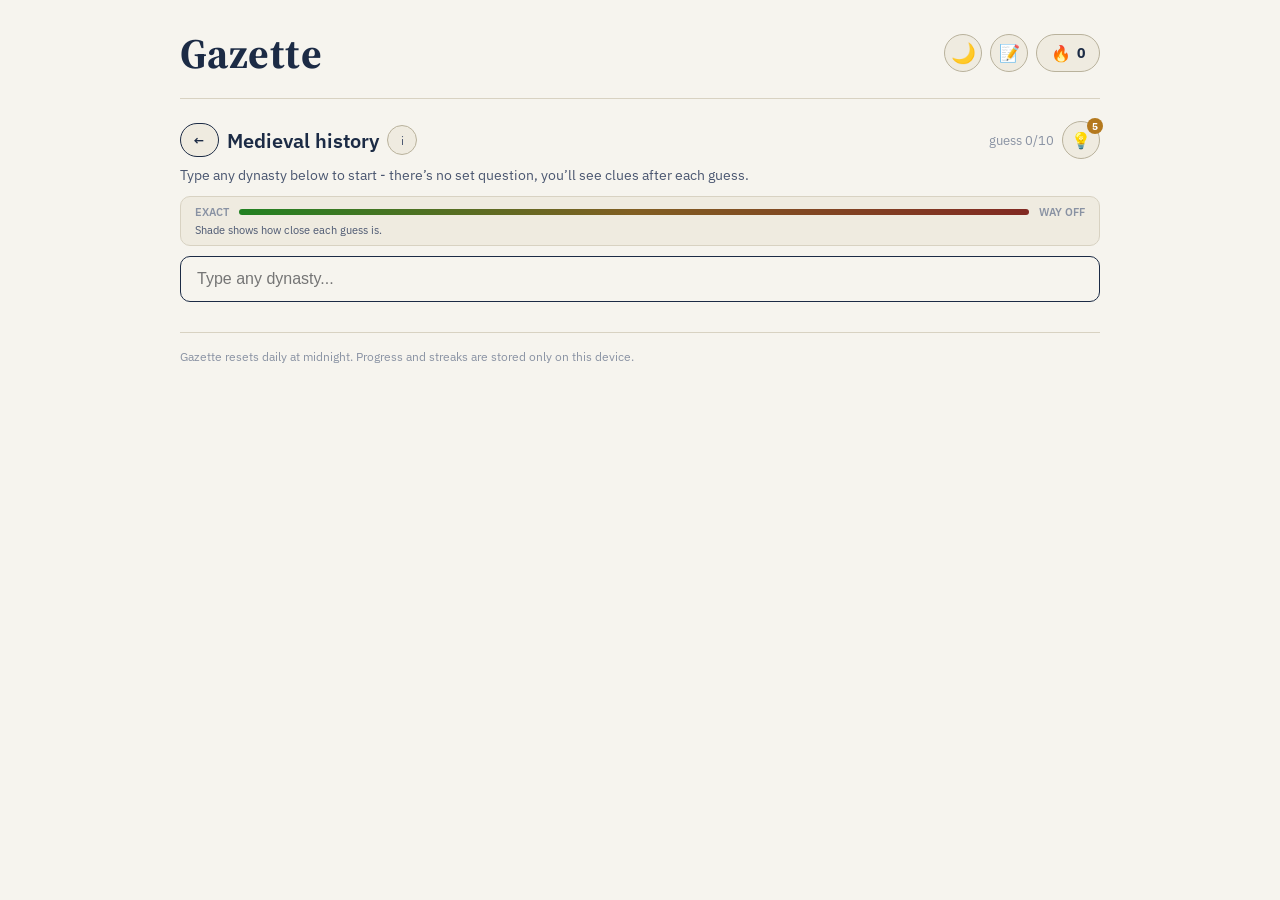
<file: medieval-history.html>
<!DOCTYPE html>
<html lang="en">
<head>
<title>Medieval history - Gazette</title>
<meta charset="UTF-8">
<meta name="viewport" content="width=device-width, initial-scale=1.0">
<link rel="icon" type="image/svg+xml" href="favicon.svg">
<link rel="preconnect" href="https://fonts.googleapis.com">
<link rel="preconnect" href="https://fonts.gstatic.com" crossorigin>
<link href="https://fonts.googleapis.com/css2?family=Source+Serif+4:wght@500;600;700&family=IBM+Plex+Sans:wght@400;500;600&family=IBM+Plex+Mono:wght@500;600&display=swap" rel="stylesheet">
<link rel="stylesheet" href="style.css">
</head>
<body>
<div class="wrap">
  <header class="site">
    <a class="brand-link" href="index.html"><h1 class="display brand-logo">Gazette</h1></a>
    <div class="header-actions">
      <button class="icon-btn" id="themeToggle" title="Toggle dark mode"><span class="ico">&#127769;</span></button>
      <button class="icon-btn" id="feedbackBtn" title="Feedback"><span class="ico">&#128221;</span></button>
      <button class="streak-pill" id="streakBtn" title="Streak">
        <span class="flame">&#128293;</span><b id="streakVal">0</b>
      </button>
    </div>
  </header>

  <div id="loadingState" class="loading-state">Loading today's puzzle...</div>
  <div id="errorState" class="error-state" style="display:none;">
    Couldn't load the puzzle database.
    <div class="detail" id="errorDetail"></div>
  </div>

  <div id="gameBody" style="display:none;">
    <div class="game-head">
      <div class="game-head-left">
        <button class="back-icon-btn" id="backBtn" title="Go back">&#8592;</button>
        <h2 id="gameCatName"></h2>
        <button class="icon-btn" id="exampleBtn" style="width:30px;height:30px;font-size:12px;" title="Rules & example">i</button>
      </div>
      <div style="display:flex;align-items:center;gap:8px;">
        <span class="counter">guess <span id="gnum">0</span>/<span id="maxGuesses">10</span></span>
        <button class="hint-toggle-btn" id="hintBtn" title="Hint">&#128161;<span class="badge" id="hintCount">5</span></button>
      </div>
    </div>
    <p class="game-desc" id="gameDesc"></p>

    <!-- Result card sits here, at the TOP, so a win/loss is the first thing you see -->
    <div class="result-card" id="resultCard">
      <h3 id="resultTitle"></h3>
      <p id="resultBody"></p>
      <div class="result-answer" id="resultAnswer"></div>
      <div id="resultStats"></div>
      <div class="result-actions">
        <button class="btn primary" id="shareBtn"><span>&#128203;</span> Copy result</button>
        <button class="btn" id="nativeShareBtn"><span>&#128228;</span> Share</button>
      </div>
      <div class="signup-box" id="signupBox">
        <p>Save your streak & get tomorrow's puzzle by email (optional)</p>
        <div style="display:flex;gap:8px;flex-wrap:wrap;">
          <input id="emailInput" type="email" placeholder="you@example.com">
          <button class="btn" id="emailBtn">Notify me</button>
        </div>
      </div>
      <div class="share-fallback" id="shareFallback" style="display:none;">
        <p>Couldn't auto-copy - select and copy manually:</p>
        <textarea id="shareFallbackText" readonly></textarea>
      </div>
    </div>

    <div class="legend">
      <div class="grow">
        <span class="glabel">EXACT</span>
        <div class="gbar"></div>
        <span class="glabel">WAY OFF</span>
      </div>
      <div class="gcaption">Shade shows how close each guess is.</div>
    </div>

    <div class="hint-box" id="hintBox" style="display:none;">
      <span class="hint-progress" id="hintProgress">0/5</span>
      <span class="mono" id="hintDisplay"></span>
    </div>

    <div class="search-wrap">
      <input id="guessInput" type="text" placeholder="Type your guess..." autocomplete="off">
      <div class="suggestions" id="suggestBox"></div>
    </div>

    <div id="rows"></div>
  </div>

  <footer>
    Gazette resets daily at midnight. Progress and streaks are stored only on this device.
  </footer>
</div>


  <div class="modal-overlay" id="feedbackModal">
    <div class="modal-box">
      <button class="modal-close" data-close-modal="feedbackModal">&times;</button>
      <h3>Feedback</h3>
      <p>Spotted something off, or have an idea? Tell us here:</p>
      <a class="btn primary" href="https://forms.gle/BuumpbzTVJRQxQcK7" target="_blank" rel="noopener">Open feedback form</a>
    </div>
  </div>

  <div class="modal-overlay" id="streakModal">
    <div class="modal-box">
      <button class="modal-close" data-close-modal="streakModal">&times;</button>
      <h3>Your streak: <span id="streakModalCount">0</span></h3>
      <div id="streakModalSignedOut">
        <p>This streak is saved only in this browser, on this device. Sign in to back it up and keep it if you switch phones or clear your browser data.</p>
        <button class="btn primary" id="googleSignInBtn">Sign in with Google</button>
      </div>
      <div id="streakModalSignedIn" style="display:none;">
        <p>You're signed in - your streak is backed up.</p>
      </div>
    </div>
  </div>

<div class="modal-overlay" id="exampleModal">
  <div class="modal-box">
    <button class="modal-close" data-close-modal="exampleModal">&times;</button>
    <h3>How this puzzle works</h3>
    <p>You get 10 guesses and 5 letter-reveal hints. Typos and common alternate names are usually recognised. A new puzzle in this category every day.</p>
    <div class="modal-example-name" id="exampleTilesName"></div>
    <div id="exampleTiles"></div>
  </div>
</div>

<script src="vendor/xlsx.min.js"></script>
<script src="data-loader.js"></script>
<script src="common.js"></script>
<script src="analytics.js"></script>
<script src="game.js"></script>
<script>
  gazetteReady.then(function(data){
    CATS = data.CATS; CAT_ORDER = data.CAT_ORDER; SCHEDULE = data.SCHEDULE; LAUNCH_DAY = data.LAUNCH_DAY;
    document.getElementById('loadingState').style.display = 'none';
    document.getElementById('gameBody').style.display = 'block';

    const subjKey = data.LEAF_TO_SUBJECT['medieval_history'];
    const subj = data.SUBJECTS[subjKey];
    document.getElementById('backBtn').addEventListener('click', function(){
      if(window.history.length > 1) window.history.back();
      else window.location.href = 'index.html';
    });

    document.getElementById('exampleBtn').addEventListener('click', function(){
      openModal('exampleModal'); track('example_opened', { category:'medieval_history' });
    });
    initGame('medieval_history');
  }).catch(function(err){
    document.getElementById('loadingState').style.display = 'none';
    document.getElementById('errorState').style.display = 'block';
    document.getElementById('errorDetail').textContent = err.message;
  });
</script>
</body>
</html>
</file>
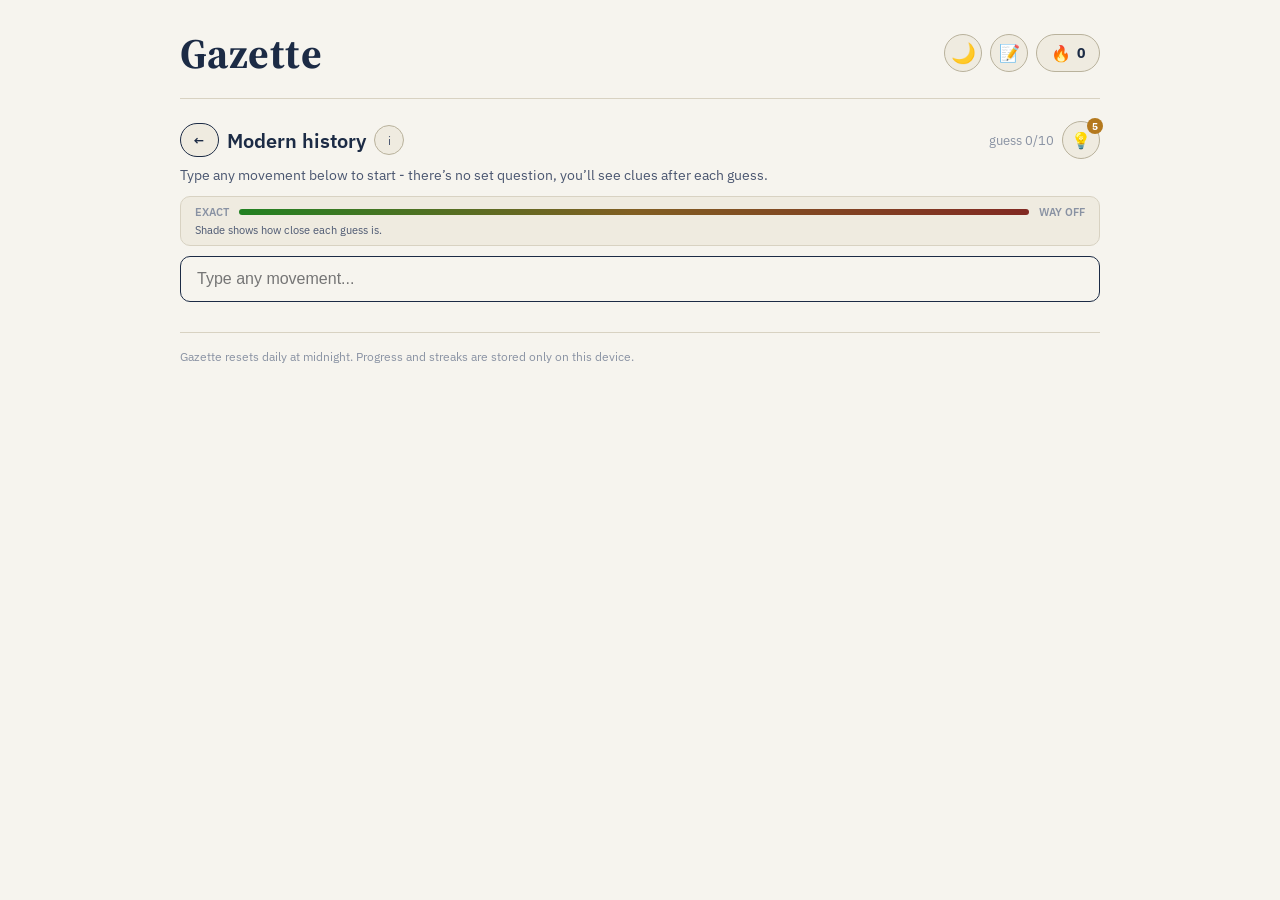
<file: modern-history.html>
<!DOCTYPE html>
<html lang="en">
<head>
<title>Modern history - Gazette</title>
<meta charset="UTF-8">
<meta name="viewport" content="width=device-width, initial-scale=1.0">
<link rel="icon" type="image/svg+xml" href="favicon.svg">
<link rel="preconnect" href="https://fonts.googleapis.com">
<link rel="preconnect" href="https://fonts.gstatic.com" crossorigin>
<link href="https://fonts.googleapis.com/css2?family=Source+Serif+4:wght@500;600;700&family=IBM+Plex+Sans:wght@400;500;600&family=IBM+Plex+Mono:wght@500;600&display=swap" rel="stylesheet">
<link rel="stylesheet" href="style.css">
</head>
<body>
<div class="wrap">
  <header class="site">
    <a class="brand-link" href="index.html"><h1 class="display brand-logo">Gazette</h1></a>
    <div class="header-actions">
      <button class="icon-btn" id="themeToggle" title="Toggle dark mode"><span class="ico">&#127769;</span></button>
      <button class="icon-btn" id="feedbackBtn" title="Feedback"><span class="ico">&#128221;</span></button>
      <button class="streak-pill" id="streakBtn" title="Streak">
        <span class="flame">&#128293;</span><b id="streakVal">0</b>
      </button>
    </div>
  </header>

  <div id="loadingState" class="loading-state">Loading today's puzzle...</div>
  <div id="errorState" class="error-state" style="display:none;">
    Couldn't load the puzzle database.
    <div class="detail" id="errorDetail"></div>
  </div>

  <div id="gameBody" style="display:none;">
    <div class="game-head">
      <div class="game-head-left">
        <button class="back-icon-btn" id="backBtn" title="Go back">&#8592;</button>
        <h2 id="gameCatName"></h2>
        <button class="icon-btn" id="exampleBtn" style="width:30px;height:30px;font-size:12px;" title="Rules & example">i</button>
      </div>
      <div style="display:flex;align-items:center;gap:8px;">
        <span class="counter">guess <span id="gnum">0</span>/<span id="maxGuesses">10</span></span>
        <button class="hint-toggle-btn" id="hintBtn" title="Hint">&#128161;<span class="badge" id="hintCount">5</span></button>
      </div>
    </div>
    <p class="game-desc" id="gameDesc"></p>

    <!-- Result card sits here, at the TOP, so a win/loss is the first thing you see -->
    <div class="result-card" id="resultCard">
      <h3 id="resultTitle"></h3>
      <p id="resultBody"></p>
      <div class="result-answer" id="resultAnswer"></div>
      <div id="resultStats"></div>
      <div class="result-actions">
        <button class="btn primary" id="shareBtn"><span>&#128203;</span> Copy result</button>
        <button class="btn" id="nativeShareBtn"><span>&#128228;</span> Share</button>
      </div>
      <div class="signup-box" id="signupBox">
        <p>Save your streak & get tomorrow's puzzle by email (optional)</p>
        <div style="display:flex;gap:8px;flex-wrap:wrap;">
          <input id="emailInput" type="email" placeholder="you@example.com">
          <button class="btn" id="emailBtn">Notify me</button>
        </div>
      </div>
      <div class="share-fallback" id="shareFallback" style="display:none;">
        <p>Couldn't auto-copy - select and copy manually:</p>
        <textarea id="shareFallbackText" readonly></textarea>
      </div>
    </div>

    <div class="legend">
      <div class="grow">
        <span class="glabel">EXACT</span>
        <div class="gbar"></div>
        <span class="glabel">WAY OFF</span>
      </div>
      <div class="gcaption">Shade shows how close each guess is.</div>
    </div>

    <div class="hint-box" id="hintBox" style="display:none;">
      <span class="hint-progress" id="hintProgress">0/5</span>
      <span class="mono" id="hintDisplay"></span>
    </div>

    <div class="search-wrap">
      <input id="guessInput" type="text" placeholder="Type your guess..." autocomplete="off">
      <div class="suggestions" id="suggestBox"></div>
    </div>

    <div id="rows"></div>
  </div>

  <footer>
    Gazette resets daily at midnight. Progress and streaks are stored only on this device.
  </footer>
</div>


  <div class="modal-overlay" id="feedbackModal">
    <div class="modal-box">
      <button class="modal-close" data-close-modal="feedbackModal">&times;</button>
      <h3>Feedback</h3>
      <p>Spotted something off, or have an idea? Tell us here:</p>
      <a class="btn primary" href="https://forms.gle/BuumpbzTVJRQxQcK7" target="_blank" rel="noopener">Open feedback form</a>
    </div>
  </div>

  <div class="modal-overlay" id="streakModal">
    <div class="modal-box">
      <button class="modal-close" data-close-modal="streakModal">&times;</button>
      <h3>Your streak: <span id="streakModalCount">0</span></h3>
      <div id="streakModalSignedOut">
        <p>This streak is saved only in this browser, on this device. Sign in to back it up and keep it if you switch phones or clear your browser data.</p>
        <button class="btn primary" id="googleSignInBtn">Sign in with Google</button>
      </div>
      <div id="streakModalSignedIn" style="display:none;">
        <p>You're signed in - your streak is backed up.</p>
      </div>
    </div>
  </div>

<div class="modal-overlay" id="exampleModal">
  <div class="modal-box">
    <button class="modal-close" data-close-modal="exampleModal">&times;</button>
    <h3>How this puzzle works</h3>
    <p>You get 10 guesses and 5 letter-reveal hints. Typos and common alternate names are usually recognised. A new puzzle in this category every day.</p>
    <div class="modal-example-name" id="exampleTilesName"></div>
    <div id="exampleTiles"></div>
  </div>
</div>

<script src="vendor/xlsx.min.js"></script>
<script src="data-loader.js"></script>
<script src="common.js"></script>
<script src="analytics.js"></script>
<script src="game.js"></script>
<script>
  gazetteReady.then(function(data){
    CATS = data.CATS; CAT_ORDER = data.CAT_ORDER; SCHEDULE = data.SCHEDULE; LAUNCH_DAY = data.LAUNCH_DAY;
    document.getElementById('loadingState').style.display = 'none';
    document.getElementById('gameBody').style.display = 'block';

    const subjKey = data.LEAF_TO_SUBJECT['history'];
    const subj = data.SUBJECTS[subjKey];
    document.getElementById('backBtn').addEventListener('click', function(){
      if(window.history.length > 1) window.history.back();
      else window.location.href = 'index.html';
    });

    document.getElementById('exampleBtn').addEventListener('click', function(){
      openModal('exampleModal'); track('example_opened', { category:'history' });
    });
    initGame('history');
  }).catch(function(err){
    document.getElementById('loadingState').style.display = 'none';
    document.getElementById('errorState').style.display = 'block';
    document.getElementById('errorDetail').textContent = err.message;
  });
</script>
</body>
</html>
</file>
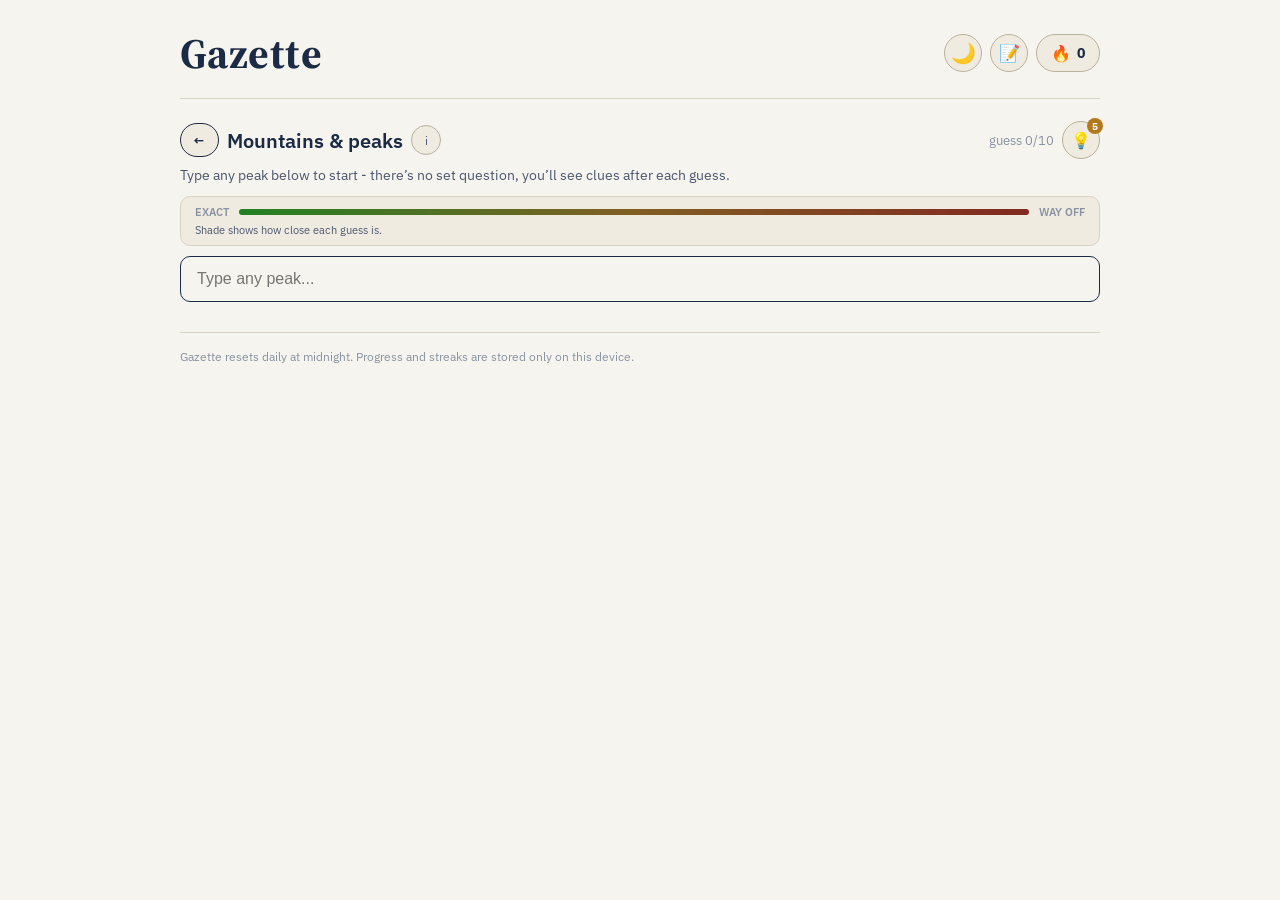
<file: mountains.html>
<!DOCTYPE html>
<html lang="en">
<head>
<title>Mountains & peaks - Gazette</title>
<meta charset="UTF-8">
<meta name="viewport" content="width=device-width, initial-scale=1.0">
<link rel="icon" type="image/svg+xml" href="favicon.svg">
<link rel="preconnect" href="https://fonts.googleapis.com">
<link rel="preconnect" href="https://fonts.gstatic.com" crossorigin>
<link href="https://fonts.googleapis.com/css2?family=Source+Serif+4:wght@500;600;700&family=IBM+Plex+Sans:wght@400;500;600&family=IBM+Plex+Mono:wght@500;600&display=swap" rel="stylesheet">
<link rel="stylesheet" href="style.css">
</head>
<body>
<div class="wrap">
  <header class="site">
    <a class="brand-link" href="index.html"><h1 class="display brand-logo">Gazette</h1></a>
    <div class="header-actions">
      <button class="icon-btn" id="themeToggle" title="Toggle dark mode"><span class="ico">&#127769;</span></button>
      <button class="icon-btn" id="feedbackBtn" title="Feedback"><span class="ico">&#128221;</span></button>
      <button class="streak-pill" id="streakBtn" title="Streak">
        <span class="flame">&#128293;</span><b id="streakVal">0</b>
      </button>
    </div>
  </header>

  <div id="loadingState" class="loading-state">Loading today's puzzle...</div>
  <div id="errorState" class="error-state" style="display:none;">
    Couldn't load the puzzle database.
    <div class="detail" id="errorDetail"></div>
  </div>

  <div id="gameBody" style="display:none;">
    <div class="game-head">
      <div class="game-head-left">
        <button class="back-icon-btn" id="backBtn" title="Go back">&#8592;</button>
        <h2 id="gameCatName"></h2>
        <button class="icon-btn" id="exampleBtn" style="width:30px;height:30px;font-size:12px;" title="Rules & example">i</button>
      </div>
      <div style="display:flex;align-items:center;gap:8px;">
        <span class="counter">guess <span id="gnum">0</span>/<span id="maxGuesses">10</span></span>
        <button class="hint-toggle-btn" id="hintBtn" title="Hint">&#128161;<span class="badge" id="hintCount">5</span></button>
      </div>
    </div>
    <p class="game-desc" id="gameDesc"></p>

    <!-- Result card sits here, at the TOP, so a win/loss is the first thing you see -->
    <div class="result-card" id="resultCard">
      <h3 id="resultTitle"></h3>
      <p id="resultBody"></p>
      <div class="result-answer" id="resultAnswer"></div>
      <div id="resultStats"></div>
      <div class="result-actions">
        <button class="btn primary" id="shareBtn"><span>&#128203;</span> Copy result</button>
        <button class="btn" id="nativeShareBtn"><span>&#128228;</span> Share</button>
      </div>
      <div class="signup-box" id="signupBox">
        <p>Save your streak & get tomorrow's puzzle by email (optional)</p>
        <div style="display:flex;gap:8px;flex-wrap:wrap;">
          <input id="emailInput" type="email" placeholder="you@example.com">
          <button class="btn" id="emailBtn">Notify me</button>
        </div>
      </div>
      <div class="share-fallback" id="shareFallback" style="display:none;">
        <p>Couldn't auto-copy - select and copy manually:</p>
        <textarea id="shareFallbackText" readonly></textarea>
      </div>
    </div>

    <div class="legend">
      <div class="grow">
        <span class="glabel">EXACT</span>
        <div class="gbar"></div>
        <span class="glabel">WAY OFF</span>
      </div>
      <div class="gcaption">Shade shows how close each guess is.</div>
    </div>

    <div class="hint-box" id="hintBox" style="display:none;">
      <span class="hint-progress" id="hintProgress">0/5</span>
      <span class="mono" id="hintDisplay"></span>
    </div>

    <div class="search-wrap">
      <input id="guessInput" type="text" placeholder="Type your guess..." autocomplete="off">
      <div class="suggestions" id="suggestBox"></div>
    </div>

    <div id="rows"></div>
  </div>

  <footer>
    Gazette resets daily at midnight. Progress and streaks are stored only on this device.
  </footer>
</div>


  <div class="modal-overlay" id="feedbackModal">
    <div class="modal-box">
      <button class="modal-close" data-close-modal="feedbackModal">&times;</button>
      <h3>Feedback</h3>
      <p>Spotted something off, or have an idea? Tell us here:</p>
      <a class="btn primary" href="https://forms.gle/BuumpbzTVJRQxQcK7" target="_blank" rel="noopener">Open feedback form</a>
    </div>
  </div>

  <div class="modal-overlay" id="streakModal">
    <div class="modal-box">
      <button class="modal-close" data-close-modal="streakModal">&times;</button>
      <h3>Your streak: <span id="streakModalCount">0</span></h3>
      <div id="streakModalSignedOut">
        <p>This streak is saved only in this browser, on this device. Sign in to back it up and keep it if you switch phones or clear your browser data.</p>
        <button class="btn primary" id="googleSignInBtn">Sign in with Google</button>
      </div>
      <div id="streakModalSignedIn" style="display:none;">
        <p>You're signed in - your streak is backed up.</p>
      </div>
    </div>
  </div>

<div class="modal-overlay" id="exampleModal">
  <div class="modal-box">
    <button class="modal-close" data-close-modal="exampleModal">&times;</button>
    <h3>How this puzzle works</h3>
    <p>You get 10 guesses and 5 letter-reveal hints. Typos and common alternate names are usually recognised. A new puzzle in this category every day.</p>
    <div class="modal-example-name" id="exampleTilesName"></div>
    <div id="exampleTiles"></div>
  </div>
</div>

<script src="vendor/xlsx.min.js"></script>
<script src="data-loader.js"></script>
<script src="common.js"></script>
<script src="analytics.js"></script>
<script src="game.js"></script>
<script>
  gazetteReady.then(function(data){
    CATS = data.CATS; CAT_ORDER = data.CAT_ORDER; SCHEDULE = data.SCHEDULE; LAUNCH_DAY = data.LAUNCH_DAY;
    document.getElementById('loadingState').style.display = 'none';
    document.getElementById('gameBody').style.display = 'block';

    const subjKey = data.LEAF_TO_SUBJECT['mountains'];
    const subj = data.SUBJECTS[subjKey];
    document.getElementById('backBtn').addEventListener('click', function(){
      if(window.history.length > 1) window.history.back();
      else window.location.href = 'index.html';
    });

    document.getElementById('exampleBtn').addEventListener('click', function(){
      openModal('exampleModal'); track('example_opened', { category:'mountains' });
    });
    initGame('mountains');
  }).catch(function(err){
    document.getElementById('loadingState').style.display = 'none';
    document.getElementById('errorState').style.display = 'block';
    document.getElementById('errorDetail').textContent = err.message;
  });
</script>
</body>
</html>
</file>
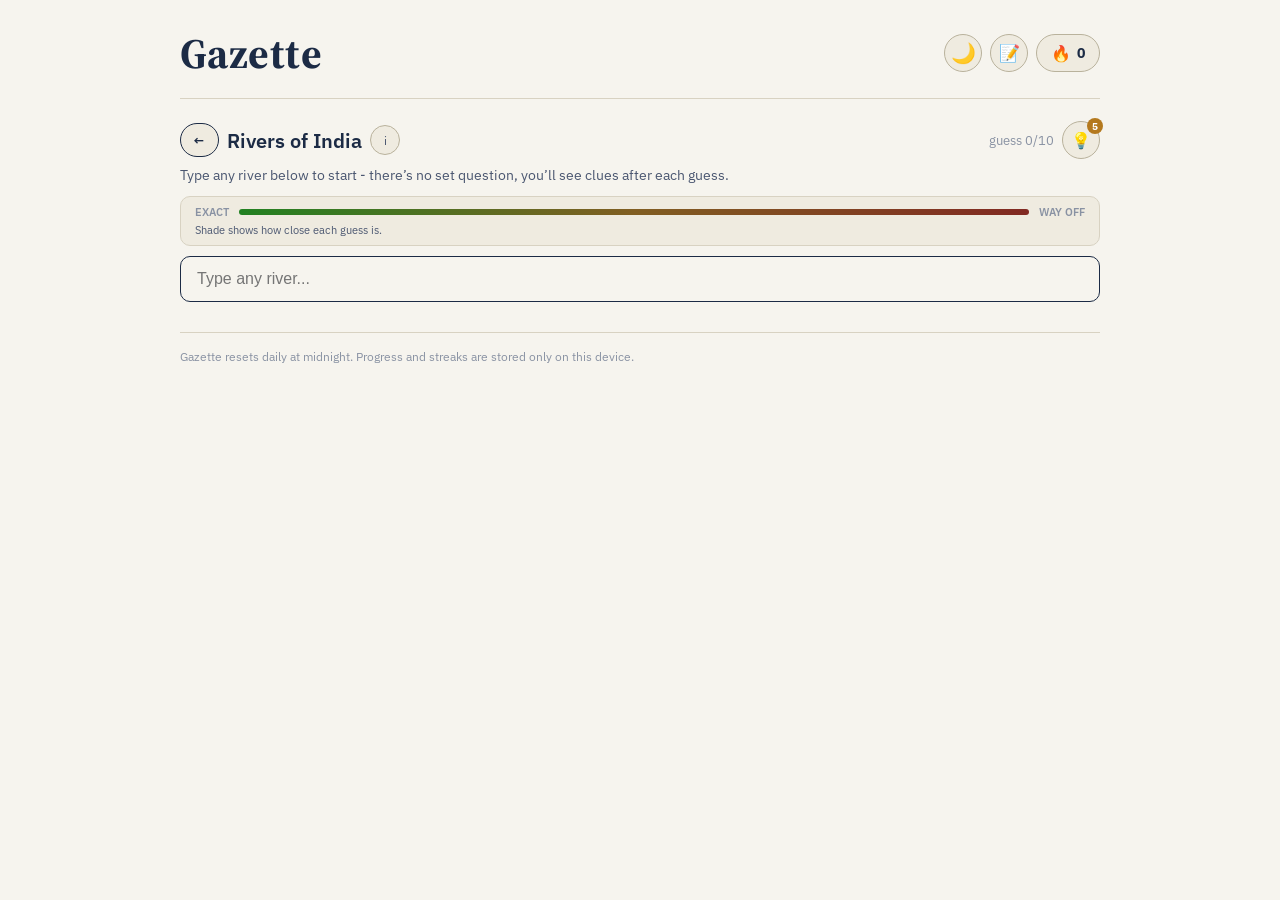
<file: rivers.html>
<!DOCTYPE html>
<html lang="en">
<head>
<title>Rivers of India - Gazette</title>
<meta charset="UTF-8">
<meta name="viewport" content="width=device-width, initial-scale=1.0">
<link rel="icon" type="image/svg+xml" href="favicon.svg">
<link rel="preconnect" href="https://fonts.googleapis.com">
<link rel="preconnect" href="https://fonts.gstatic.com" crossorigin>
<link href="https://fonts.googleapis.com/css2?family=Source+Serif+4:wght@500;600;700&family=IBM+Plex+Sans:wght@400;500;600&family=IBM+Plex+Mono:wght@500;600&display=swap" rel="stylesheet">
<link rel="stylesheet" href="style.css">
</head>
<body>
<div class="wrap">
  <header class="site">
    <a class="brand-link" href="index.html"><h1 class="display brand-logo">Gazette</h1></a>
    <div class="header-actions">
      <button class="icon-btn" id="themeToggle" title="Toggle dark mode"><span class="ico">&#127769;</span></button>
      <button class="icon-btn" id="feedbackBtn" title="Feedback"><span class="ico">&#128221;</span></button>
      <button class="streak-pill" id="streakBtn" title="Streak">
        <span class="flame">&#128293;</span><b id="streakVal">0</b>
      </button>
    </div>
  </header>

  <div id="loadingState" class="loading-state">Loading today's puzzle...</div>
  <div id="errorState" class="error-state" style="display:none;">
    Couldn't load the puzzle database.
    <div class="detail" id="errorDetail"></div>
  </div>

  <div id="gameBody" style="display:none;">
    <div class="game-head">
      <div class="game-head-left">
        <button class="back-icon-btn" id="backBtn" title="Go back">&#8592;</button>
        <h2 id="gameCatName"></h2>
        <button class="icon-btn" id="exampleBtn" style="width:30px;height:30px;font-size:12px;" title="Rules & example">i</button>
      </div>
      <div style="display:flex;align-items:center;gap:8px;">
        <span class="counter">guess <span id="gnum">0</span>/<span id="maxGuesses">10</span></span>
        <button class="hint-toggle-btn" id="hintBtn" title="Hint">&#128161;<span class="badge" id="hintCount">5</span></button>
      </div>
    </div>
    <p class="game-desc" id="gameDesc"></p>

    <!-- Result card sits here, at the TOP, so a win/loss is the first thing you see -->
    <div class="result-card" id="resultCard">
      <h3 id="resultTitle"></h3>
      <p id="resultBody"></p>
      <div class="result-answer" id="resultAnswer"></div>
      <div id="resultStats"></div>
      <div class="result-actions">
        <button class="btn primary" id="shareBtn"><span>&#128203;</span> Copy result</button>
        <button class="btn" id="nativeShareBtn"><span>&#128228;</span> Share</button>
      </div>
      <div class="signup-box" id="signupBox">
        <p>Save your streak & get tomorrow's puzzle by email (optional)</p>
        <div style="display:flex;gap:8px;flex-wrap:wrap;">
          <input id="emailInput" type="email" placeholder="you@example.com">
          <button class="btn" id="emailBtn">Notify me</button>
        </div>
      </div>
      <div class="share-fallback" id="shareFallback" style="display:none;">
        <p>Couldn't auto-copy - select and copy manually:</p>
        <textarea id="shareFallbackText" readonly></textarea>
      </div>
    </div>

    <div class="legend">
      <div class="grow">
        <span class="glabel">EXACT</span>
        <div class="gbar"></div>
        <span class="glabel">WAY OFF</span>
      </div>
      <div class="gcaption">Shade shows how close each guess is.</div>
    </div>

    <div class="hint-box" id="hintBox" style="display:none;">
      <span class="hint-progress" id="hintProgress">0/5</span>
      <span class="mono" id="hintDisplay"></span>
    </div>

    <div class="search-wrap">
      <input id="guessInput" type="text" placeholder="Type your guess..." autocomplete="off">
      <div class="suggestions" id="suggestBox"></div>
    </div>

    <div id="rows"></div>
  </div>

  <footer>
    Gazette resets daily at midnight. Progress and streaks are stored only on this device.
  </footer>
</div>


  <div class="modal-overlay" id="feedbackModal">
    <div class="modal-box">
      <button class="modal-close" data-close-modal="feedbackModal">&times;</button>
      <h3>Feedback</h3>
      <p>Spotted something off, or have an idea? Tell us here:</p>
      <a class="btn primary" href="https://forms.gle/BuumpbzTVJRQxQcK7" target="_blank" rel="noopener">Open feedback form</a>
    </div>
  </div>

  <div class="modal-overlay" id="streakModal">
    <div class="modal-box">
      <button class="modal-close" data-close-modal="streakModal">&times;</button>
      <h3>Your streak: <span id="streakModalCount">0</span></h3>
      <div id="streakModalSignedOut">
        <p>This streak is saved only in this browser, on this device. Sign in to back it up and keep it if you switch phones or clear your browser data.</p>
        <button class="btn primary" id="googleSignInBtn">Sign in with Google</button>
      </div>
      <div id="streakModalSignedIn" style="display:none;">
        <p>You're signed in - your streak is backed up.</p>
      </div>
    </div>
  </div>

<div class="modal-overlay" id="exampleModal">
  <div class="modal-box">
    <button class="modal-close" data-close-modal="exampleModal">&times;</button>
    <h3>How this puzzle works</h3>
    <p>You get 10 guesses and 5 letter-reveal hints. Typos and common alternate names are usually recognised. A new puzzle in this category every day.</p>
    <div class="modal-example-name" id="exampleTilesName"></div>
    <div id="exampleTiles"></div>
  </div>
</div>

<script src="vendor/xlsx.min.js"></script>
<script src="data-loader.js"></script>
<script src="common.js"></script>
<script src="analytics.js"></script>
<script src="game.js"></script>
<script>
  gazetteReady.then(function(data){
    CATS = data.CATS; CAT_ORDER = data.CAT_ORDER; SCHEDULE = data.SCHEDULE; LAUNCH_DAY = data.LAUNCH_DAY;
    document.getElementById('loadingState').style.display = 'none';
    document.getElementById('gameBody').style.display = 'block';

    const subjKey = data.LEAF_TO_SUBJECT['rivers'];
    const subj = data.SUBJECTS[subjKey];
    document.getElementById('backBtn').addEventListener('click', function(){
      if(window.history.length > 1) window.history.back();
      else window.location.href = 'index.html';
    });

    document.getElementById('exampleBtn').addEventListener('click', function(){
      openModal('exampleModal'); track('example_opened', { category:'rivers' });
    });
    initGame('rivers');
  }).catch(function(err){
    document.getElementById('loadingState').style.display = 'none';
    document.getElementById('errorState').style.display = 'block';
    document.getElementById('errorDetail').textContent = err.message;
  });
</script>
</body>
</html>
</file>
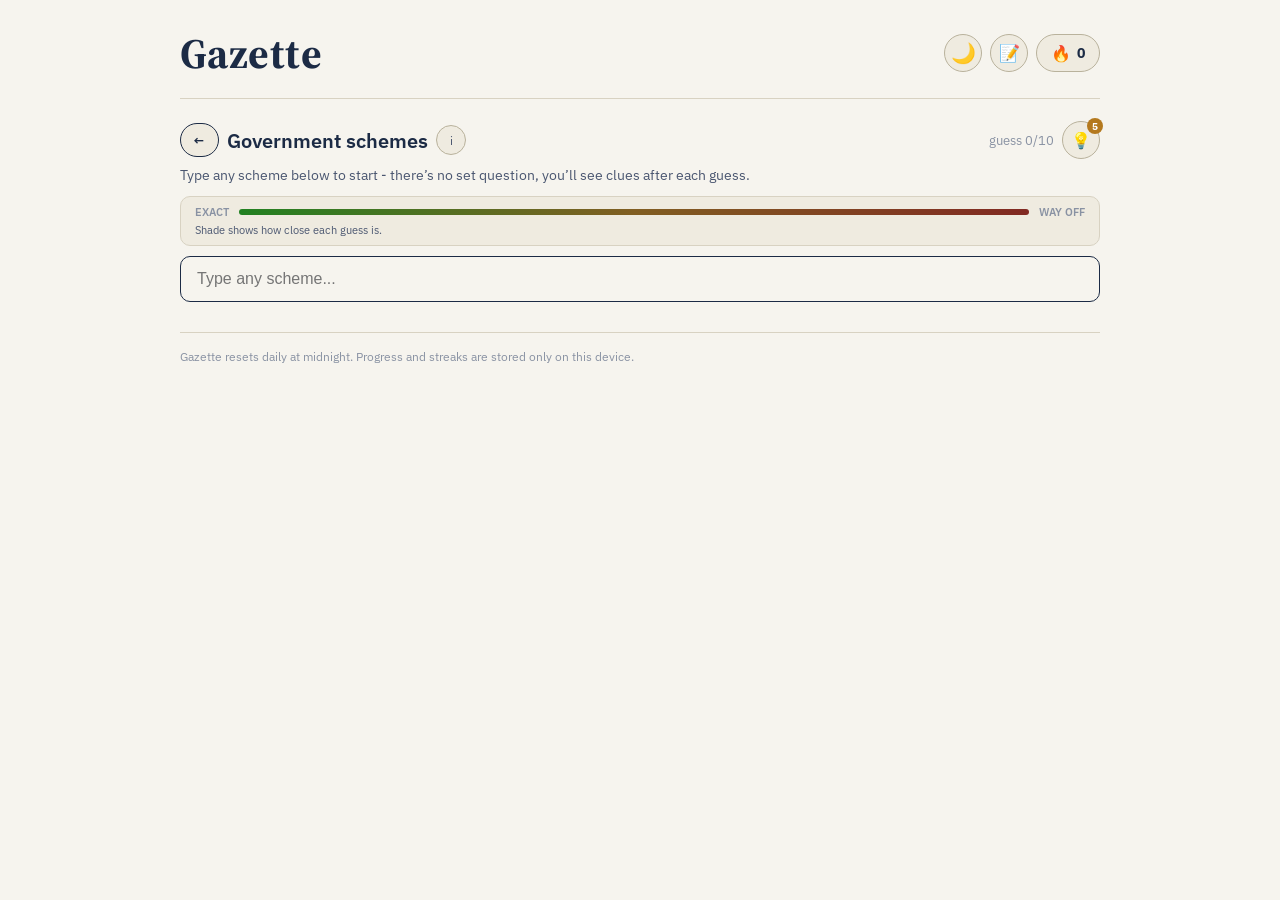
<file: scheme.html>
<!DOCTYPE html>
<html lang="en">
<head>
<title>Government schemes - Gazette</title>
<meta charset="UTF-8">
<meta name="viewport" content="width=device-width, initial-scale=1.0">
<link rel="icon" type="image/svg+xml" href="favicon.svg">
<link rel="preconnect" href="https://fonts.googleapis.com">
<link rel="preconnect" href="https://fonts.gstatic.com" crossorigin>
<link href="https://fonts.googleapis.com/css2?family=Source+Serif+4:wght@500;600;700&family=IBM+Plex+Sans:wght@400;500;600&family=IBM+Plex+Mono:wght@500;600&display=swap" rel="stylesheet">
<link rel="stylesheet" href="style.css">
</head>
<body>
<div class="wrap">
  <header class="site">
    <a class="brand-link" href="index.html"><h1 class="display brand-logo">Gazette</h1></a>
    <div class="header-actions">
      <button class="icon-btn" id="themeToggle" title="Toggle dark mode"><span class="ico">&#127769;</span></button>
      <button class="icon-btn" id="feedbackBtn" title="Feedback"><span class="ico">&#128221;</span></button>
      <button class="streak-pill" id="streakBtn" title="Streak">
        <span class="flame">&#128293;</span><b id="streakVal">0</b>
      </button>
    </div>
  </header>

  <div id="loadingState" class="loading-state">Loading today's puzzle...</div>
  <div id="errorState" class="error-state" style="display:none;">
    Couldn't load the puzzle database.
    <div class="detail" id="errorDetail"></div>
  </div>

  <div id="gameBody" style="display:none;">
    <div class="game-head">
      <div class="game-head-left">
        <button class="back-icon-btn" id="backBtn" title="Go back">&#8592;</button>
        <h2 id="gameCatName"></h2>
        <button class="icon-btn" id="exampleBtn" style="width:30px;height:30px;font-size:12px;" title="Rules & example">i</button>
      </div>
      <div style="display:flex;align-items:center;gap:8px;">
        <span class="counter">guess <span id="gnum">0</span>/<span id="maxGuesses">10</span></span>
        <button class="hint-toggle-btn" id="hintBtn" title="Hint">&#128161;<span class="badge" id="hintCount">5</span></button>
      </div>
    </div>
    <p class="game-desc" id="gameDesc"></p>

    <!-- Result card sits here, at the TOP, so a win/loss is the first thing you see -->
    <div class="result-card" id="resultCard">
      <h3 id="resultTitle"></h3>
      <p id="resultBody"></p>
      <div class="result-answer" id="resultAnswer"></div>
      <div id="resultStats"></div>
      <div class="result-actions">
        <button class="btn primary" id="shareBtn"><span>&#128203;</span> Copy result</button>
        <button class="btn" id="nativeShareBtn"><span>&#128228;</span> Share</button>
      </div>
      <div class="signup-box" id="signupBox">
        <p>Save your streak & get tomorrow's puzzle by email (optional)</p>
        <div style="display:flex;gap:8px;flex-wrap:wrap;">
          <input id="emailInput" type="email" placeholder="you@example.com">
          <button class="btn" id="emailBtn">Notify me</button>
        </div>
      </div>
      <div class="share-fallback" id="shareFallback" style="display:none;">
        <p>Couldn't auto-copy - select and copy manually:</p>
        <textarea id="shareFallbackText" readonly></textarea>
      </div>
    </div>

    <div class="legend">
      <div class="grow">
        <span class="glabel">EXACT</span>
        <div class="gbar"></div>
        <span class="glabel">WAY OFF</span>
      </div>
      <div class="gcaption">Shade shows how close each guess is.</div>
    </div>

    <div class="hint-box" id="hintBox" style="display:none;">
      <span class="hint-progress" id="hintProgress">0/5</span>
      <span class="mono" id="hintDisplay"></span>
    </div>

    <div class="search-wrap">
      <input id="guessInput" type="text" placeholder="Type your guess..." autocomplete="off">
      <div class="suggestions" id="suggestBox"></div>
    </div>

    <div id="rows"></div>
  </div>

  <footer>
    Gazette resets daily at midnight. Progress and streaks are stored only on this device.
  </footer>
</div>


  <div class="modal-overlay" id="feedbackModal">
    <div class="modal-box">
      <button class="modal-close" data-close-modal="feedbackModal">&times;</button>
      <h3>Feedback</h3>
      <p>Spotted something off, or have an idea? Tell us here:</p>
      <a class="btn primary" href="https://forms.gle/BuumpbzTVJRQxQcK7" target="_blank" rel="noopener">Open feedback form</a>
    </div>
  </div>

  <div class="modal-overlay" id="streakModal">
    <div class="modal-box">
      <button class="modal-close" data-close-modal="streakModal">&times;</button>
      <h3>Your streak: <span id="streakModalCount">0</span></h3>
      <div id="streakModalSignedOut">
        <p>This streak is saved only in this browser, on this device. Sign in to back it up and keep it if you switch phones or clear your browser data.</p>
        <button class="btn primary" id="googleSignInBtn">Sign in with Google</button>
      </div>
      <div id="streakModalSignedIn" style="display:none;">
        <p>You're signed in - your streak is backed up.</p>
      </div>
    </div>
  </div>

<div class="modal-overlay" id="exampleModal">
  <div class="modal-box">
    <button class="modal-close" data-close-modal="exampleModal">&times;</button>
    <h3>How this puzzle works</h3>
    <p>You get 10 guesses and 5 letter-reveal hints. Typos and common alternate names are usually recognised. A new puzzle in this category every day.</p>
    <div class="modal-example-name" id="exampleTilesName"></div>
    <div id="exampleTiles"></div>
  </div>
</div>

<script src="vendor/xlsx.min.js"></script>
<script src="data-loader.js"></script>
<script src="common.js"></script>
<script src="analytics.js"></script>
<script src="game.js"></script>
<script>
  gazetteReady.then(function(data){
    CATS = data.CATS; CAT_ORDER = data.CAT_ORDER; SCHEDULE = data.SCHEDULE; LAUNCH_DAY = data.LAUNCH_DAY;
    document.getElementById('loadingState').style.display = 'none';
    document.getElementById('gameBody').style.display = 'block';

    const subjKey = data.LEAF_TO_SUBJECT['scheme'];
    const subj = data.SUBJECTS[subjKey];
    document.getElementById('backBtn').addEventListener('click', function(){
      if(window.history.length > 1) window.history.back();
      else window.location.href = 'index.html';
    });

    document.getElementById('exampleBtn').addEventListener('click', function(){
      openModal('exampleModal'); track('example_opened', { category:'scheme' });
    });
    initGame('scheme');
  }).catch(function(err){
    document.getElementById('loadingState').style.display = 'none';
    document.getElementById('errorState').style.display = 'block';
    document.getElementById('errorDetail').textContent = err.message;
  });
</script>
</body>
</html>
</file>
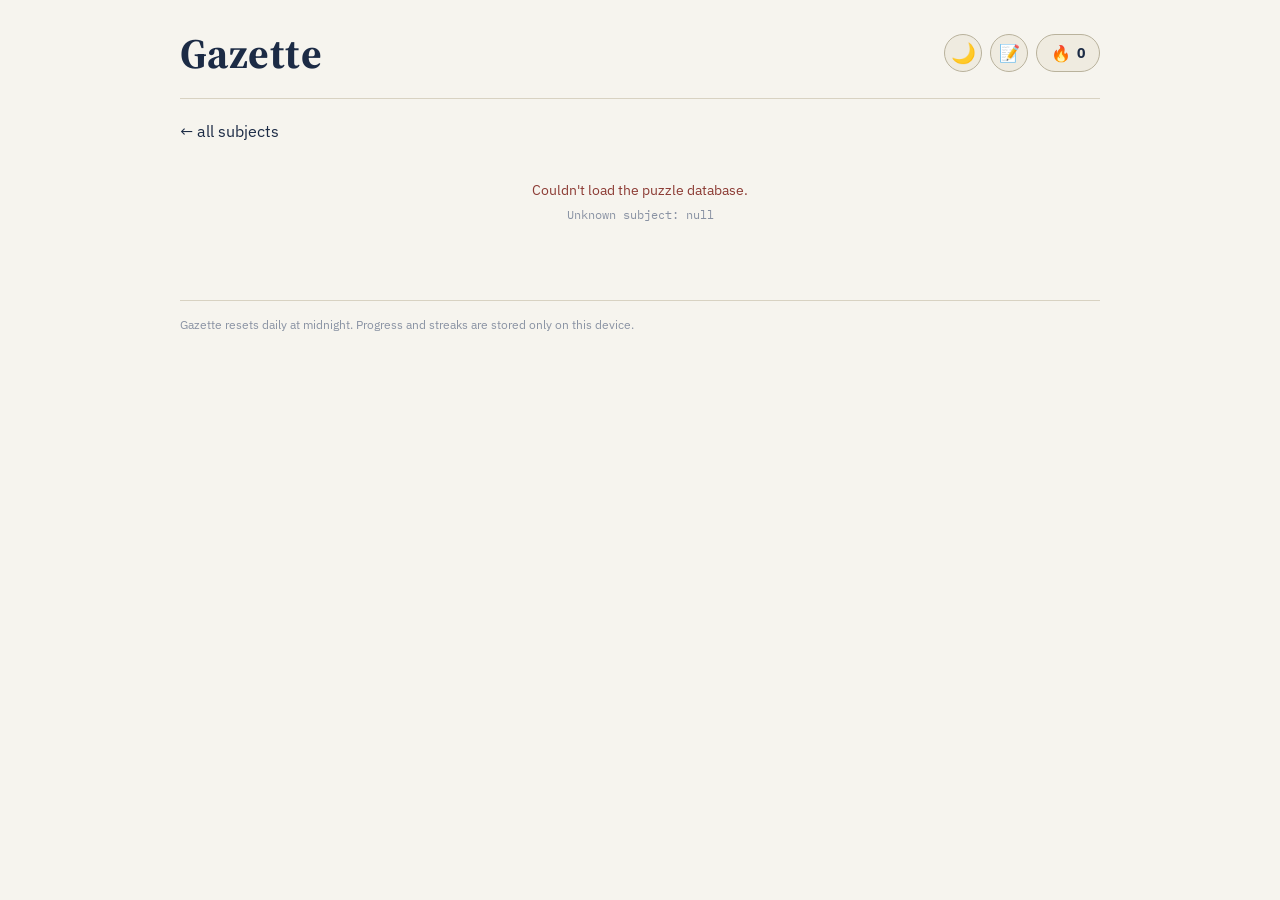
<file: subject.html>
<!DOCTYPE html>
<html lang="en">
<head>
<meta charset="UTF-8">
<meta name="viewport" content="width=device-width, initial-scale=1.0">
<link rel="icon" type="image/svg+xml" href="favicon.svg">
<title>Gazette</title>
<link rel="preconnect" href="https://fonts.googleapis.com">
<link rel="preconnect" href="https://fonts.gstatic.com" crossorigin>
<link href="https://fonts.googleapis.com/css2?family=Source+Serif+4:wght@500;600;700&family=IBM+Plex+Sans:wght@400;500;600&family=IBM+Plex+Mono:wght@500;600&display=swap" rel="stylesheet">
<link rel="stylesheet" href="style.css">
</head>
<body>
<div class="wrap">
  <header class="site">
    <a class="brand-link" href="index.html"><h1 class="display brand-logo">Gazette</h1></a>
    <div class="header-actions">
      <button class="icon-btn" id="themeToggle" title="Toggle dark mode"><span class="ico">&#127769;</span></button>
      <button class="icon-btn" id="feedbackBtn" title="Feedback"><span class="ico">&#128221;</span></button>
      <button class="streak-pill" id="streakBtn" title="Streak"><span class="flame">&#128293;</span><b id="streakVal">0</b></button>
    </div>
  </header>

  <a class="back-btn" href="index.html">&#8592; all subjects</a>
  <div id="loadingState" class="loading-state">Loading...</div>
  <div id="errorState" class="error-state" style="display:none;">
    Couldn't load the puzzle database.
    <div class="detail" id="errorDetail"></div>
  </div>
  <h2 id="subjectTitle" style="display:none;margin-bottom:16px;"></h2>
  <div class="cats" id="leafGrid"></div>

  <footer>
    Gazette resets daily at midnight. Progress and streaks are stored only on this device.
  </footer>
</div>



  <div class="modal-overlay" id="feedbackModal">
    <div class="modal-box">
      <button class="modal-close" data-close-modal="feedbackModal">&times;</button>
      <h3>Feedback</h3>
      <p>Spotted something off, or have an idea? Tell us here:</p>
      <a class="btn primary" href="https://forms.gle/BuumpbzTVJRQxQcK7" target="_blank" rel="noopener">Open feedback form</a>
    </div>
  </div>

  <div class="modal-overlay" id="streakModal">
    <div class="modal-box">
      <button class="modal-close" data-close-modal="streakModal">&times;</button>
      <h3>Your streak: <span id="streakModalCount">0</span></h3>
      <div id="streakModalSignedOut">
        <p>This streak is saved only in this browser, on this device. Sign in to back it up and keep it if you switch phones or clear your browser data.</p>
        <button class="btn primary" id="googleSignInBtn">Sign in with Google</button>
      </div>
      <div id="streakModalSignedIn" style="display:none;">
        <p>You're signed in - your streak is backed up.</p>
      </div>
    </div>
  </div>

<div id="exampleModals"></div>

<script src="vendor/xlsx.min.js"></script>
<script src="data-loader.js"></script>
<script src="common.js"></script>
<script src="analytics.js"></script>
<script src="game.js"></script>
<script>
  const LEAF_PAGES = {
    scheme:'scheme.html', biodiversity:'biodiversity.html', indices:'indices.html', amendments:'amendments.html',
    history:'modern-history.html', ancient_history:'ancient-history.html', medieval_history:'medieval-history.html',
    rivers:'rivers.html', mountains:'mountains.html', committees:'committees.html'
  };
  const params = new URLSearchParams(window.location.search);
  const sKey = params.get('s');

  gazetteReady.then(function(data){
    CATS = data.CATS; CAT_ORDER = data.CAT_ORDER; SCHEDULE = data.SCHEDULE; LAUNCH_DAY = data.LAUNCH_DAY;
    document.getElementById('loadingState').style.display = 'none';
    const subject = data.SUBJECTS[sKey];
    if(!subject){
      document.getElementById('errorState').style.display = 'block';
      document.getElementById('errorDetail').textContent = 'Unknown subject: ' + sKey;
      return;
    }
    document.getElementById('subjectTitle').textContent = subject.label;
    document.getElementById('subjectTitle').style.display = 'block';
    track('subject_view', { subject:sKey });

    const grid = document.getElementById('leafGrid');
    const exampleModals = document.getElementById('exampleModals');
    subject.leaves.forEach(function(lk){
      const c = CATS[lk];
      const cs = catState(lk);
      const a = document.createElement('a');
      a.className = 'ticket';
      a.href = LEAF_PAGES[lk];
      a.addEventListener('click', function(){ track('category_click', { category:lk }); });
      let statusHtml;
      if(cs.done && cs.won) statusHtml = '<span class="status solved">Solved</span>';
      else if(cs.done) statusHtml = '<span class="status played">Missed today</span>';
      else statusHtml = '<span class="status open">Not played</span>';
      a.innerHTML = '<span class="icon">'+c.icon+'</span>' +
        '<button class="icon-btn" style="width:26px;height:26px;font-size:12px;position:absolute;top:16px;right:16px;" data-info-key="'+lk+'" title="See an example">i</button>' +
        '<span class="name">'+c.label+'</span>' +
        '<span class="meta">'+c.hint+'</span>' +
        statusHtml;
      grid.appendChild(a);
      a.querySelector('[data-info-key]').addEventListener('click', function(e){
        e.preventDefault(); e.stopPropagation();
        openModal('example_' + lk);
        track('example_opened', { category:lk });
      });

      const modal = document.createElement('div');
      modal.className = 'modal-overlay';
      modal.id = 'example_' + lk;
      modal.innerHTML = '<div class="modal-box"><button class="modal-close" data-close-modal="example_'+lk+'">&times;</button>' +
        '<h3>'+c.label+'</h3><p>'+c.desc+'</p>' +
        '<p style="font-size:12.5px;color:var(--ink-muted);">10 guesses and 5 letter-reveal hints per puzzle. Typos and common alternate names are usually recognised.</p>' +
        '<div class="modal-example-name" id="exTiles_'+lk+'Name"></div>' +
        '<div id="exTiles_'+lk+'"></div></div>';
      exampleModals.appendChild(modal);
      renderExampleTiles(c, 'exTiles_' + lk);
    });
    renderStreakBadge();
    document.querySelectorAll('[data-close-modal]').forEach(function(btn){
      btn.addEventListener('click', function(){ closeModal(btn.getAttribute('data-close-modal')); });
    });
    document.querySelectorAll('.modal-overlay').forEach(function(ov){
      ov.addEventListener('click', function(e){ if(e.target === ov) ov.classList.remove('open'); });
    });
  }).catch(function(err){
    document.getElementById('loadingState').style.display = 'none';
    document.getElementById('errorState').style.display = 'block';
    document.getElementById('errorDetail').textContent = err.message;
  });
</script>
</body>
</html>
</file>
<file: style.css>
:root{
  --paper:#F6F4EE;
  --paper-2:#EFEBE0;
  --ink:#1C2B45;
  --ink-soft:#4A5670;
  --ink-muted:#8992A3;
  --line:#D8D2C2;
  --line-strong:#B9B29C;
  --stamp-red:#8C3B34;
  --stamp-red-bg:#F3E4E1;
  --stamp-green:#4F6B3C;
  --stamp-green-bg:#E7EEDF;
  --stamp-amber:#B4791E;
  --stamp-amber-bg:#F6E9D4;
  --radius:10px;
  --shadow:rgba(28,43,69,0.08);
}
:root[data-theme="dark"]{
  --paper:#171B26;
  --paper-2:#1F2534;
  --ink:#EDEFF4;
  --ink-soft:#B7BECF;
  --ink-muted:#7E869C;
  --line:#2C3345;
  --line-strong:#3D465C;
  --stamp-red:#E08A7D;
  --stamp-red-bg:#4A2C26;
  --stamp-green:#9BC98C;
  --stamp-green-bg:#28381F;
  --stamp-amber:#E8B86D;
  --stamp-amber-bg:#4A3A1C;
  --shadow:rgba(0,0,0,0.4);
}
*{box-sizing:border-box;}
html,body{margin:0;padding:0;}
body{
  background:var(--paper);color:var(--ink);
  font-family:'IBM Plex Sans', sans-serif;
  -webkit-font-smoothing:antialiased;
}
.display{font-family:'Source Serif 4', serif;}
.mono{font-family:'IBM Plex Mono', monospace;}
a{color:inherit;text-decoration:none;}
button{font-family:inherit;}

.wrap{max-width:960px;margin:0 auto;padding:0 20px 30px;}

/* ---------- header ---------- */
header.site{
  display:flex;align-items:center;justify-content:space-between;
  padding:24px 0 16px;border-bottom:1px solid var(--line);
  margin-bottom:22px;flex-wrap:wrap;gap:14px;
}
.brand-link{display:inline-flex;}
.brand-logo{font-size:42px;font-weight:700;letter-spacing:0.01em;margin:0;}
.header-actions{display:flex;align-items:center;gap:8px;flex-wrap:wrap;}
.icon-btn{
  width:38px;height:38px;border-radius:50%;
  border:1px solid var(--line-strong);background:var(--paper-2);color:var(--ink-soft);
  font-size:16px;cursor:pointer;display:inline-flex;align-items:center;justify-content:center;
}
.icon-btn .ico{font-size:17px;line-height:1;}
#themeToggle .ico{font-size:20px;}
.icon-btn:hover{border-color:var(--stamp-red);color:var(--stamp-red);}
.streak-pill{
  display:flex;align-items:center;gap:6px;cursor:pointer;
  border:1px solid var(--line-strong);border-radius:999px;
  padding:0 14px;height:38px;background:var(--paper-2);color:inherit;font-size:14px;font-weight:600;
}
.streak-pill:hover{border-color:var(--stamp-red);}
.streak-pill .flame{color:var(--stamp-red);font-size:16px;}

/* ---------- hero (index only) ---------- */
.hero{margin-bottom:26px;}
.hero-value{font-size:15px;color:var(--stamp-red);font-weight:600;margin:0 0 8px;}
.hero-sub{font-size:15px;color:var(--ink-soft);line-height:1.55;margin:0;max-width:640px;}

.cats{display:grid;grid-template-columns:repeat(auto-fit,minmax(220px,1fr));gap:16px;margin-top:8px;}
.ticket{
  position:relative;text-align:left;cursor:pointer;
  background:var(--paper-2);border:1px dashed var(--line-strong);
  border-radius:var(--radius);padding:20px 18px 18px;
  display:flex;flex-direction:column;gap:10px;
  transition:transform .15s ease, border-color .15s ease;
}
.ticket:hover{transform:translateY(-2px);border-color:var(--stamp-red);}
.ticket:focus-visible{outline:2px solid var(--stamp-red);outline-offset:2px;}
.ticket::before,.ticket::after{
  content:"";position:absolute;top:50%;transform:translateY(-50%);
  width:16px;height:16px;background:var(--paper);border-radius:50%;
}
.ticket::before{left:-9px;}
.ticket::after{right:-9px;}
.ticket .icon{font-size:26px;}
.ticket .name{font-size:17px;font-weight:600;}
.ticket .meta{font-size:13px;color:var(--ink-soft);line-height:1.4;}
.ticket .status{
  font-size:11px;text-transform:uppercase;letter-spacing:0.06em;
  font-weight:600;padding:3px 8px;border-radius:4px;align-self:flex-start;
}
.status.solved{background:var(--stamp-green-bg);color:var(--stamp-green);}
.status.played{background:var(--stamp-amber-bg);color:var(--stamp-amber);}
.status.open{background:var(--paper);color:var(--ink-muted);border:1px solid var(--line);}

/* ---------- game page ---------- */
.game-head{display:flex;align-items:center;gap:8px;justify-content:space-between;margin-bottom:6px;flex-wrap:wrap;}
.game-head-left{display:flex;align-items:center;gap:8px;}
.game-head h2{font-size:20px;margin:0;font-weight:600;}
.game-head .counter{font-size:13px;color:var(--ink-muted);}
.game-desc{font-size:14px;color:var(--ink-soft);margin:0 0 10px;line-height:1.5;}

.back-icon-btn{
  display:inline-flex;align-items:center;gap:6px;flex-shrink:0;
  padding:0 14px 0 12px;height:34px;border-radius:999px;
  border:1.5px solid var(--ink);background:var(--paper-2);color:var(--ink);font-weight:600;font-size:13px;
  cursor:pointer;
}
.back-icon-btn:hover{background:var(--ink);color:var(--paper);}
.hint-toggle-btn{
  width:38px;height:38px;border-radius:50%;flex-shrink:0;
  border:1px solid var(--line-strong);background:var(--paper-2);color:var(--ink-soft);
  font-size:16px;cursor:pointer;display:inline-flex;align-items:center;justify-content:center;position:relative;
}
.hint-toggle-btn:hover{border-color:var(--stamp-amber);color:var(--stamp-amber);}
.hint-toggle-btn:disabled{opacity:0.5;cursor:default;}
.hint-toggle-btn .badge{
  position:absolute;top:-4px;right:-4px;background:var(--stamp-amber);color:#fff;
  font-size:10px;font-weight:700;border-radius:50%;width:16px;height:16px;
  display:flex;align-items:center;justify-content:center;
}

/* single gradient-scale legend, replaces the old 3-bullet list */
.legend{
  margin-bottom:10px;
  background:var(--paper-2);border:1px solid var(--line);border-radius:10px;padding:8px 14px;
}
.legend .grow{display:flex;align-items:center;gap:10px;}
.legend .glabel{font-size:10.5px;color:var(--ink-muted);white-space:nowrap;font-weight:600;}
.legend .gbar{
  flex:1;height:6px;border-radius:4px;min-width:60px;
}
.legend .gcaption{font-size:10.5px;color:var(--ink-soft);margin-top:4px;}

.hint-box{
  background:var(--paper-2);border:1px solid var(--line-strong);border-radius:8px;
  padding:8px 14px;margin-bottom:16px;display:flex;align-items:center;gap:10px;
}
.hint-box .hint-progress{font-size:11px;color:var(--ink-muted);white-space:nowrap;}
.hint-box .mono{font-size:16px;letter-spacing:0.05em;color:var(--ink);font-weight:600;}

.search-wrap{position:relative;margin-bottom:20px;}
.search-wrap input{
  width:100%;padding:13px 16px;font-size:16px;
  border:1.5px solid var(--ink);border-radius:var(--radius);
  background:var(--paper);color:var(--ink);
}
.search-wrap input:focus{outline:none;border-color:var(--stamp-red);}
.search-wrap input:disabled{opacity:0.5;}
.suggestions{
  display:none;position:absolute;top:calc(100% + 6px);left:0;right:0;
  background:var(--paper);border:1px solid var(--line-strong);
  border-radius:var(--radius);overflow:hidden;z-index:20;
  box-shadow:0 6px 18px var(--shadow);
}
.suggestions .opt{padding:11px 16px;font-size:14px;cursor:pointer;}
.suggestions .opt:hover{background:var(--paper-2);}
.suggestions .opt + .opt{border-top:1px solid var(--line);}

.guess-row{margin-bottom:14px;}
.guess-row .glabel{font-size:12.5px;color:var(--ink);font-weight:600;margin-bottom:7px;display:flex;align-items:center;gap:8px;}
.guess-row .glabel .num{
  display:inline-flex;align-items:center;justify-content:center;
  width:18px;height:18px;border-radius:50%;background:var(--ink);
  color:var(--paper);font-size:10.5px;font-weight:600;flex-shrink:0;
}
.tiles{display:grid;grid-template-columns:repeat(auto-fit,minmax(130px,1fr));gap:8px;align-items:stretch;}
.stamp{border-radius:8px;padding:12px 8px;text-align:center;border:1.5px solid transparent;display:flex;flex-direction:column;justify-content:center;min-height:64px;position:relative;}
.stamp .tick{
  position:absolute;top:6px;right:6px;width:16px;height:16px;border-radius:50%;
  background:currentColor;
}
.stamp .tick::after{
  content:'\2713';position:absolute;inset:0;display:flex;align-items:center;justify-content:center;
  color:var(--paper);font-size:10px;font-weight:900;line-height:1;
}
.stamp .val{font-size:16px;font-weight:600;display:flex;align-items:center;justify-content:center;gap:4px;}
.stamp .lab{font-size:10px;margin-top:3px;text-transform:uppercase;letter-spacing:0.04em;}
.stamp.hit{background:var(--stamp-green-bg);color:var(--stamp-green);border-color:#cfe0c1;}
.stamp.near{background:var(--stamp-amber-bg);color:var(--stamp-amber);border-color:#ecd6a8;}
.stamp.miss{background:var(--stamp-red-bg);color:var(--stamp-red);border-color:#e6c9c5;}
:root[data-theme="dark"] .stamp.hit{border-color:#3a4d33;}
:root[data-theme="dark"] .stamp.near{border-color:#4d3f22;}
:root[data-theme="dark"] .stamp.miss{border-color:#4a3330;}

/* neutral result card, sits at the TOP of the page once solved */
.result-card{
  margin-bottom:22px;padding:20px 22px;border-radius:var(--radius);
  background:var(--paper-2);border:1px solid var(--line);
  border-left:4px solid var(--ink-muted);
  display:none;
}
.result-card.won{border-left-color:var(--stamp-green);}
.result-card.lost{border-left-color:var(--stamp-red);}
.result-card h3{margin:0 0 6px;font-size:16px;font-weight:600;color:var(--ink);}
.result-card.won h3{color:var(--stamp-green);}
.result-card.lost h3{color:var(--stamp-red);}
.result-answer{
  font-family:'Source Serif 4', serif;font-size:28px;font-weight:700;
  color:var(--ink);margin:6px 0 14px;line-height:1.25;
}
#resultStats{margin-bottom:16px;}
.result-card p{margin:0 0 14px;font-size:13.5px;color:var(--ink-soft);}
.result-actions{display:flex;gap:10px;flex-wrap:wrap;}
.btn{
  display:inline-flex;align-items:center;gap:7px;padding:9px 16px;
  border-radius:8px;font-size:13px;font-weight:600;cursor:pointer;
  border:1.5px solid var(--line-strong);background:transparent;color:var(--ink);
}
.btn:hover{background:var(--paper);}
.btn.primary{border-color:var(--ink);}

.signup-box{margin-top:16px;padding-top:16px;border-top:1px solid var(--line);}
.signup-box p{margin:0 0 10px;font-size:13px;color:var(--ink-soft);}
.signup-box input{padding:9px 12px;border-radius:8px;border:1.5px solid var(--line-strong);background:var(--paper);color:var(--ink);font-size:16px;flex:1;min-width:180px;}

.share-fallback{margin-top:14px;}
.share-fallback p{margin:0 0 8px;font-size:12.5px;color:var(--ink-soft);}
.share-fallback textarea{
  width:100%;min-height:100px;padding:10px 12px;border-radius:8px;
  border:1.5px solid var(--line-strong);background:var(--paper);color:var(--ink);
  font-family:'IBM Plex Mono', monospace;font-size:13px;resize:vertical;
}

.loading-state, .error-state{padding:40px 20px;text-align:center;color:var(--ink-muted);font-size:14px;}
.error-state{color:var(--stamp-red);}
.error-state .detail{font-size:12px;color:var(--ink-muted);margin-top:8px;font-family:'IBM Plex Mono', monospace;}

footer{margin-top:30px;padding-top:16px;border-top:1px solid var(--line);font-size:12px;color:var(--ink-muted);}

/* ---------- modals ---------- */
.modal-overlay{
  display:none;position:fixed;inset:0;background:rgba(0,0,0,0.45);
  align-items:center;justify-content:center;padding:20px;z-index:100;
}
.modal-overlay.open{display:flex;}
.modal-box{
  background:var(--paper);border-radius:14px;max-width:560px;width:100%;
  max-height:85vh;overflow-y:auto;padding:24px;border:1px solid var(--line);
  box-shadow:0 20px 50px var(--shadow);
}
.modal-box h3{margin:0 0 14px;font-size:18px;font-weight:700;}
.modal-box p{font-size:13.5px;color:var(--ink-soft);line-height:1.55;margin:0 0 12px;}
.modal-box .modal-close{
  float:right;background:none;border:none;font-size:20px;cursor:pointer;color:var(--ink-muted);
  line-height:1;
}
.modal-example-name{font-size:13px;font-weight:600;margin:14px 0 8px;color:var(--ink-soft);}

@media (max-width:480px){
  .brand-logo{font-size:34px;}
  .cats{grid-template-columns:1fr 1fr;}
  .tiles{grid-template-columns:repeat(2,1fr);}
  .header-actions{gap:6px;}
}
</file>
